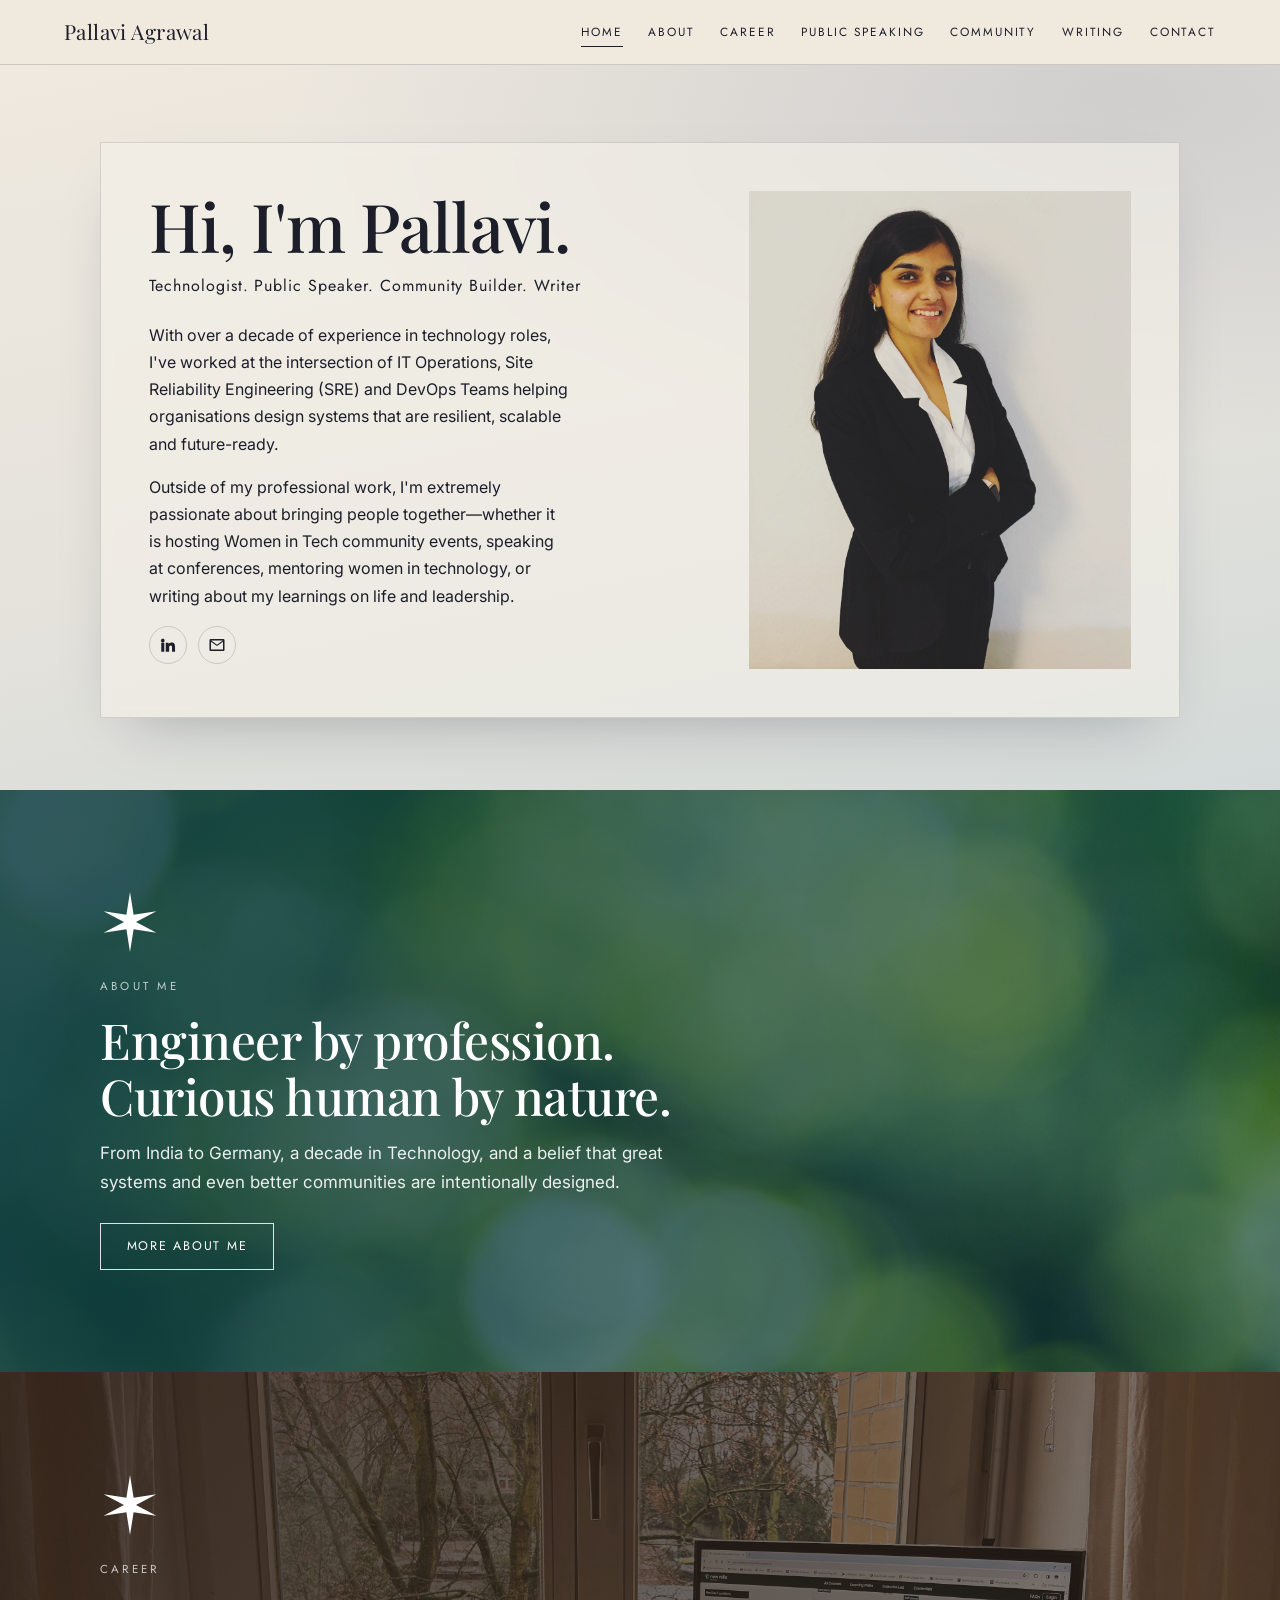
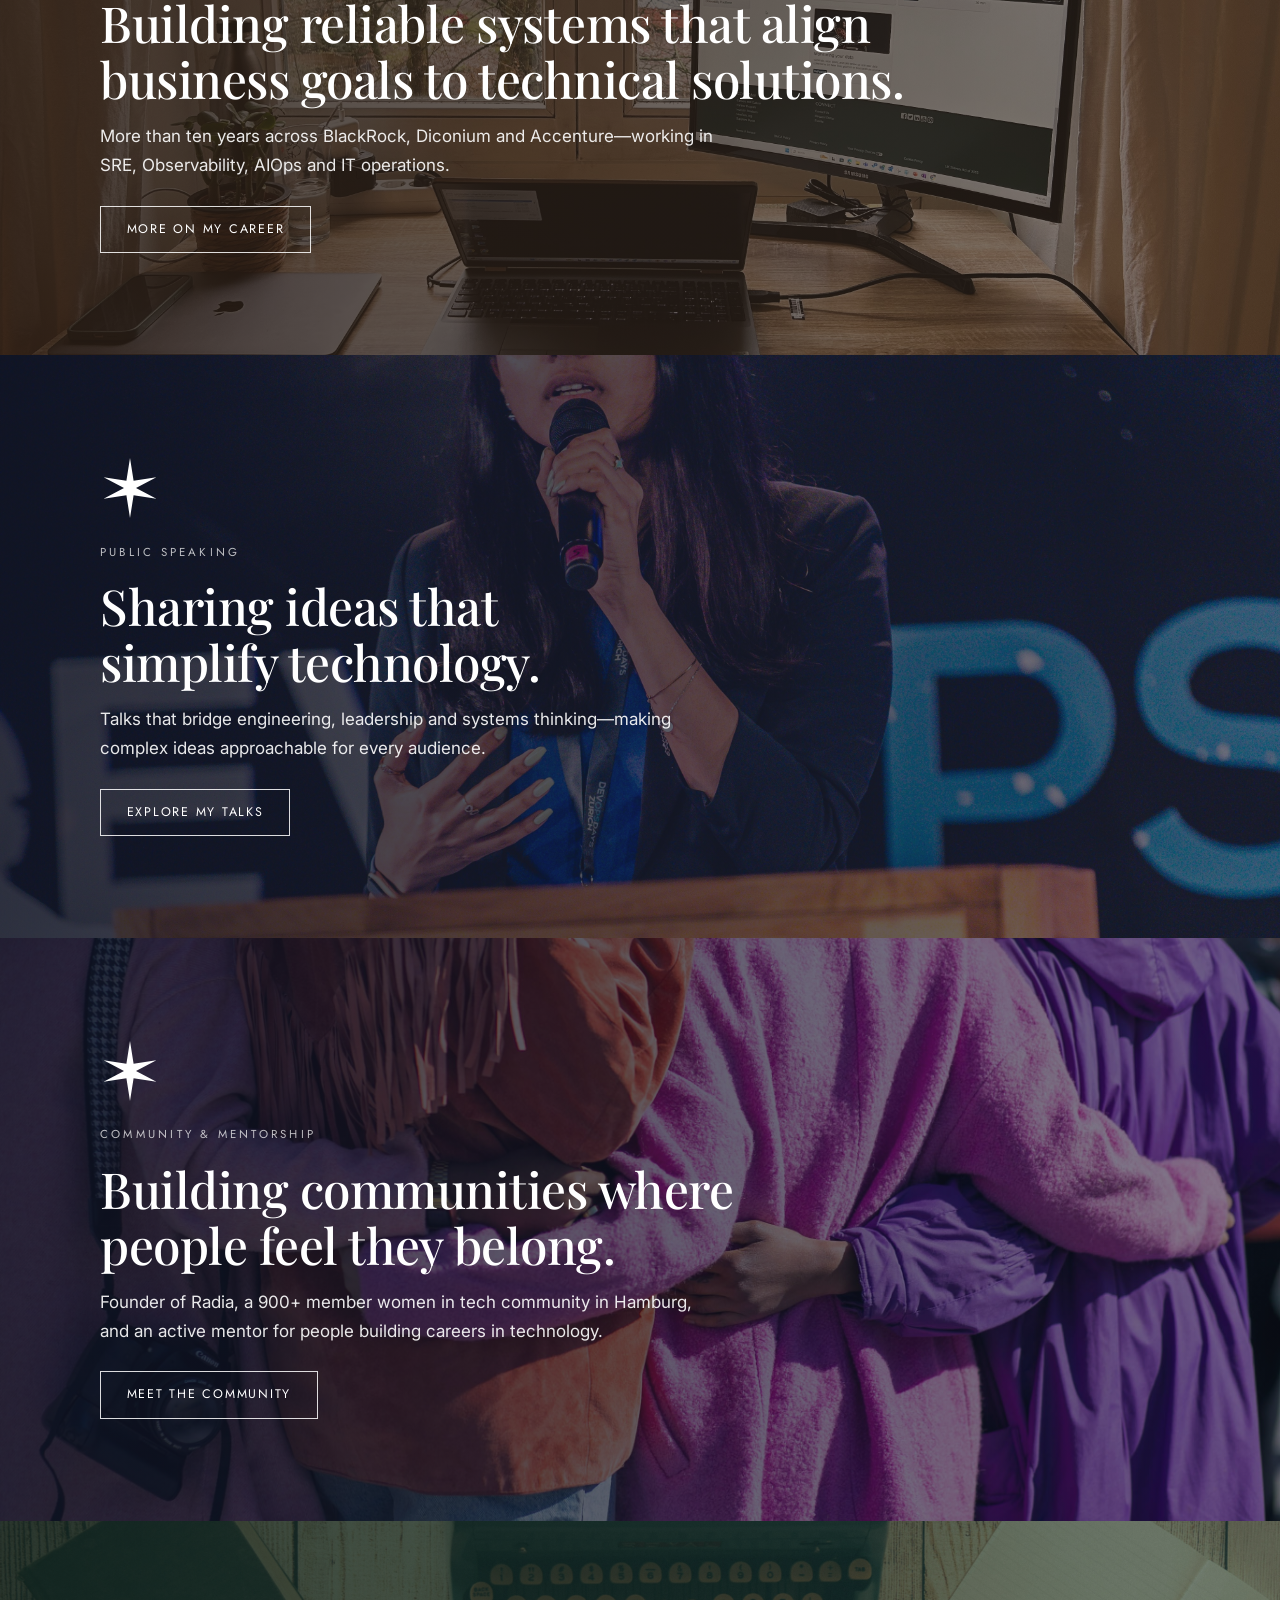
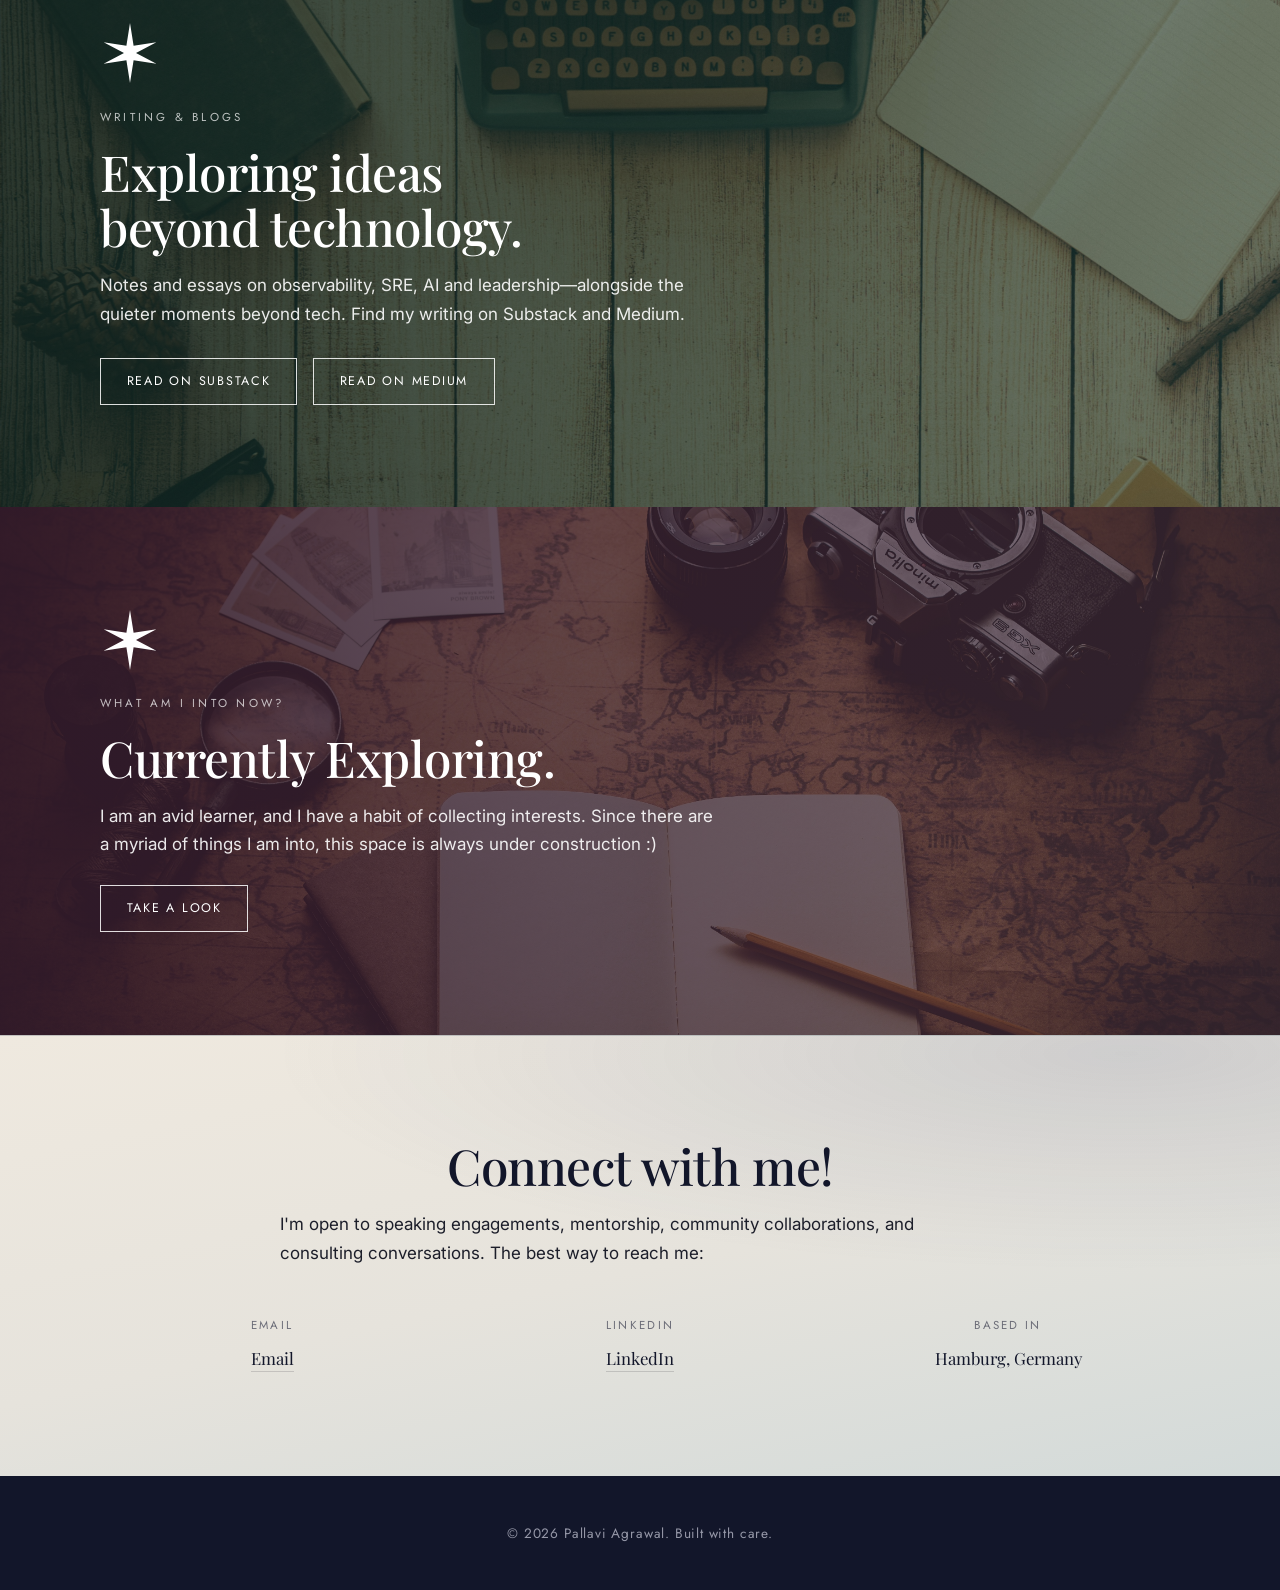
<file: index.html>
<!DOCTYPE html>
<html lang="en">
<head>
  <meta charset="UTF-8" />
  <meta name="viewport" content="width=device-width, initial-scale=1.0" />
  <title>Pallavi Agrawal — Technologist, Public Speaker, Community Builder & Writer</title>
  <meta name="description" content="Personal site of Pallavi Agrawal — Technologist, Public Speaker, Community Builder and Writer." />
  <meta property="og:title" content="Pallavi Agrawal — Technologist, Public Speaker, Community Builder & Writer" />
  <meta property="og:description" content="Connecting Engineering, Strategy and People." />
  <meta property="og:type" content="website" />
  <link rel="preconnect" href="https://fonts.googleapis.com" />
  <link rel="preconnect" href="https://fonts.gstatic.com" crossorigin />
  <link href="https://fonts.googleapis.com/css2?family=Playfair+Display:ital,wght@0,400;0,500;0,600;1,400&family=Jost:wght@400;500&family=Inter:wght@400;500;600&display=swap" rel="stylesheet" />
  <link rel="stylesheet" href="styles.css" />
</head>
<body>

  <header class="nav" id="top">
    <a href="index.html" class="nav__brand">Pallavi Agrawal</a>
    <button class="nav__toggle" aria-label="Toggle menu" aria-expanded="false">
      <span></span><span></span><span></span>
    </button>
    <nav class="nav__links">
      <a href="index.html" class="is-active">Home</a>
      <a href="about.html">About</a>
      <a href="career.html">Career</a>
      <a href="speaking.html">Public Speaking</a>
      <a href="community.html">Community</a>
      <a href="index.html#writing">Writing</a>
      <a href="index.html#contact">Contact</a>
    </nav>
  </header>

  <main>

    <!-- ===== HERO ===== -->
    <section class="hero" id="home">
      <div class="hero__frame hero__frame--tall">
        <div class="hero__text">
          <h1 class="hero__name">Hi, I'm Pallavi.</h1>
          <p class="hero__tagline">Technologist. Public Speaker. Community Builder. Writer</p>
          <p class="hero__body">
            With over a decade of experience in technology roles, I've worked at the intersection
            of IT Operations, Site Reliability Engineering (SRE) and DevOps Teams helping
            organisations design systems that are resilient, scalable and future-ready.
          </p>
          <p class="hero__body">
            Outside of my professional work, I'm extremely passionate about bringing people
            together—whether it is hosting Women in Tech community events, speaking at conferences,
            mentoring women in technology, or writing about my learnings on life and leadership.
          </p>
          <div class="social" aria-label="Social links">
            <a href="https://www.linkedin.com/in/agrawalpallavi/" target="_blank" rel="noopener" aria-label="LinkedIn" class="social__link">
              <svg viewBox="0 0 24 24" width="18" height="18" fill="currentColor"><path d="M4.98 3.5A2.5 2.5 0 1 0 5 8.5a2.5 2.5 0 0 0-.02-5zM3 9h4v12H3zM9 9h3.8v1.7h.05c.53-1 1.83-2.06 3.77-2.06 4.03 0 4.78 2.65 4.78 6.1V21h-4v-5.4c0-1.3 0-2.96-1.8-2.96s-2.08 1.4-2.08 2.86V21H9z"/></svg>
            </a>
            <a href="mailto:pallavi.61093@gmail.com" aria-label="Email" class="social__link">
              <svg viewBox="0 0 24 24" width="18" height="18" fill="currentColor"><path d="M2 5.5A1.5 1.5 0 0 1 3.5 4h17A1.5 1.5 0 0 1 22 5.5v13A1.5 1.5 0 0 1 20.5 20h-17A1.5 1.5 0 0 1 2 18.5zm2.2.5 7.8 5.6L19.8 6zM20 7.6l-7.4 5.3a1 1 0 0 1-1.2 0L4 7.6V18h16z"/></svg>
            </a>
          </div>
        </div>
        <div class="hero__photo">
          <img src="assets/pallavi.jpg" alt="Portrait of Pallavi Agrawal" onerror="this.classList.add('is-placeholder');this.alt='Add your photo at assets/pallavi.jpg';" />
        </div>
      </div>
    </section>

    <!-- ===== ABOUT preview ===== -->
    <section class="band preview preview--about">
      <div class="band__inner">
        <div class="starburst" aria-hidden="true">
          <svg viewBox="0 0 100 100" width="60" height="60"><g fill="currentColor"><path d="M50 0l6 38 38-6-34 18 34 18-38-6-6 38-6-38-38 6 34-18-34-18 38 6z"/></g></svg>
        </div>
        <p class="eyebrow eyebrow--light">About Me</p>
        <h2 class="display">Engineer by profession.<br />Curious human by nature.</h2>
        <p class="preview__text">
          From India to Germany, a decade in Technology, and a belief that great systems
          and even better communities are intentionally designed.
        </p>
        <a class="btn" href="about.html">More about me</a>
      </div>
    </section>

    <!-- ===== CAREER preview ===== -->
    <section class="band preview preview--career">
      <div class="band__inner">
        <div class="starburst" aria-hidden="true">
          <svg viewBox="0 0 100 100" width="60" height="60"><g fill="currentColor"><path d="M50 0l6 38 38-6-34 18 34 18-38-6-6 38-6-38-38 6 34-18-34-18 38 6z"/></g></svg>
        </div>
        <p class="eyebrow eyebrow--light">Career</p>
        <h2 class="display">Building reliable systems that align<br />business goals to technical solutions.</h2>
        <p class="preview__text">
          More than ten years across BlackRock, Diconium and Accenture—working in SRE,
          Observability, AIOps and IT operations.
        </p>
        <a class="btn" href="career.html">More on my career</a>
      </div>
    </section>

    <!-- ===== SPEAKING preview ===== -->
    <section class="band preview preview--speaking">
      <div class="band__inner">
        <div class="starburst" aria-hidden="true">
          <svg viewBox="0 0 100 100" width="60" height="60"><g fill="currentColor"><path d="M50 0l6 38 38-6-34 18 34 18-38-6-6 38-6-38-38 6 34-18-34-18 38 6z"/></g></svg>
        </div>
        <p class="eyebrow eyebrow--light">Public Speaking</p>
        <h2 class="display">Sharing ideas that<br />simplify technology.</h2>
        <p class="preview__text">
          Talks that bridge engineering, leadership and systems thinking—making complex
          ideas approachable for every audience.
        </p>
        <a class="btn" href="speaking.html">Explore my talks</a>
      </div>
    </section>

    <!-- ===== COMMUNITY preview ===== -->
    <section class="band preview preview--community">
      <div class="band__inner">
        <div class="starburst" aria-hidden="true">
          <svg viewBox="0 0 100 100" width="60" height="60"><g fill="currentColor"><path d="M50 0l6 38 38-6-34 18 34 18-38-6-6 38-6-38-38 6 34-18-34-18 38 6z"/></g></svg>
        </div>
        <p class="eyebrow eyebrow--light">Community &amp; Mentorship</p>
        <h2 class="display">Building communities where<br />people feel they belong.</h2>
        <p class="preview__text">
          Founder of Radia, a 900+ member women in tech community in Hamburg, and an active
          mentor for people building careers in technology.
        </p>
        <a class="btn" href="community.html">Meet the community</a>
      </div>
    </section>

    <!-- ===== WRITING preview ===== -->
    <section class="band preview preview--writing" id="writing">
      <div class="band__inner">
        <div class="starburst" aria-hidden="true">
          <svg viewBox="0 0 100 100" width="60" height="60"><g fill="currentColor"><path d="M50 0l6 38 38-6-34 18 34 18-38-6-6 38-6-38-38 6 34-18-34-18 38 6z"/></g></svg>
        </div>
        <p class="eyebrow eyebrow--light">Writing &amp; Blogs</p>
        <h2 class="display">Exploring ideas<br />beyond technology.</h2>
        <p class="preview__text">
          Notes and essays on observability, SRE, AI and leadership—alongside the quieter
          moments beyond tech. Find my writing on Substack and Medium.
        </p>
        <div class="btn-row">
          <a class="btn" href="https://substack.com/@pallavi464969" target="_blank" rel="noopener">Read on Substack</a>
          <a class="btn" href="https://medium.com/@pallavi.agrawal06" target="_blank" rel="noopener">Read on Medium</a>
        </div>
      </div>
    </section>

    <!-- ===== CURRENTLY EXPLORING ===== -->
    <section class="band preview preview--exploring" id="exploring">
      <div class="band__inner">
        <div class="starburst" aria-hidden="true">
          <svg viewBox="0 0 100 100" width="60" height="60"><g fill="currentColor"><path d="M50 0l6 38 38-6-34 18 34 18-38-6-6 38-6-38-38 6 34-18-34-18 38 6z"/></g></svg>
        </div>
        <p class="eyebrow eyebrow--light">What am I into now?</p>
        <h2 class="display">Currently Exploring.</h2>
        <p class="preview__text">
          I am an avid learner, and I have a habit of collecting interests. Since there are a myriad
          of things I am into, this space is always under construction :)
        </p>
        <a class="btn" href="exploring.html">Take a look</a>
      </div>
    </section>

    <!-- ===== CONTACT ===== -->
    <section class="band band--blue contact" id="contact">
      <div class="band__inner">
        <h2 class="display center contact__title">Connect with me!</h2>
        <p class="prose center-prose">
          I'm open to speaking engagements, mentorship, community collaborations, and
          consulting conversations. The best way to reach me:
        </p>
        <div class="contact__grid">
          <div class="contact__col">
            <p class="contact__label">Email</p>
            <a href="mailto:pallavi.61093@gmail.com" class="contact__value">Email</a>
          </div>
          <div class="contact__col">
            <p class="contact__label">LinkedIn</p>
            <a href="https://www.linkedin.com/in/agrawalpallavi/" target="_blank" rel="noopener" class="contact__value">LinkedIn</a>
          </div>
          <div class="contact__col">
            <p class="contact__label">Based in</p>
            <span class="contact__value contact__value--plain">Hamburg, Germany</span>
          </div>
        </div>
      </div>
    </section>
  </main>

  <footer class="footer">
    <p>&copy; <span id="year"></span> Pallavi Agrawal. Built with care.</p>
  </footer>

  <script src="script.js"></script>
</body>
</html>
</file>
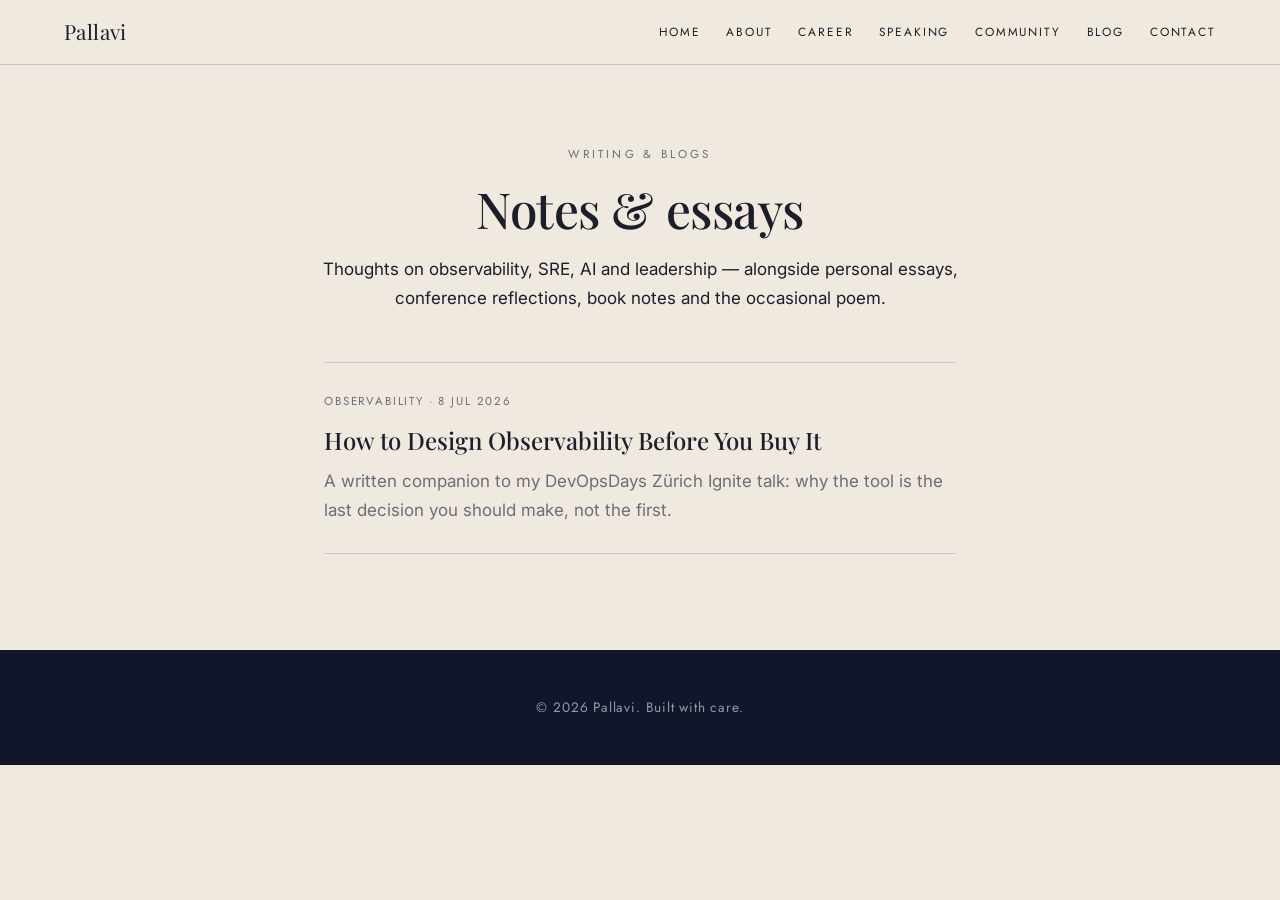
<file: blog/index.html>
<!DOCTYPE html>
<html lang="en">
<head>
  <meta charset="UTF-8" />
  <meta name="viewport" content="width=device-width, initial-scale=1.0" />
  <title>Blog — Pallavi</title>
  <meta name="description" content="Writing by Pallavi on observability, SRE, AI, leadership, and life beyond technology." />
  <link rel="preconnect" href="https://fonts.googleapis.com" />
  <link rel="preconnect" href="https://fonts.gstatic.com" crossorigin />
  <link href="https://fonts.googleapis.com/css2?family=Playfair+Display:ital,wght@0,400;0,500;0,600;1,400&family=Jost:wght@400;500&family=Inter:wght@400;500;600&display=swap" rel="stylesheet" />
  <link rel="stylesheet" href="../styles.css" />
</head>
<body>
  <header class="nav" id="top">
    <a href="../index.html" class="nav__brand">Pallavi</a>
    <button class="nav__toggle" aria-label="Toggle menu" aria-expanded="false">
      <span></span><span></span><span></span>
    </button>
    <nav class="nav__links">
      <a href="../index.html#home">Home</a>
      <a href="../index.html#about">About</a>
      <a href="../index.html#career">Career</a>
      <a href="../index.html#speaking">Speaking</a>
      <a href="../index.html#community">Community</a>
      <a href="index.html">Blog</a>
      <a href="../index.html#contact">Contact</a>
    </nav>
  </header>

  <main>
    <section class="blog-hero">
      <p class="eyebrow">Writing &amp; Blogs</p>
      <h1 class="display">Notes &amp; essays</h1>
      <p class="center-prose prose">
        Thoughts on observability, SRE, AI and leadership — alongside personal essays,
        conference reflections, book notes and the occasional poem.
      </p>
    </section>

    <!-- To add a new post: copy blog/posts/_template.html, fill it in,
         then add a matching <a class="post-card"> entry below. -->
    <div class="blog-list">
      <a class="post-card" href="posts/design-observability-before-you-buy.html">
        <p class="post-card__meta">Observability &middot; 8 Jul 2026</p>
        <h2 class="post-card__title">How to Design Observability Before You Buy It</h2>
        <p class="post-card__excerpt">
          A written companion to my DevOpsDays Zürich Ignite talk: why the tool is the last
          decision you should make, not the first.
        </p>
      </a>
    </div>
  </main>

  <footer class="footer">
    <p>&copy; <span id="year"></span> Pallavi. Built with care.</p>
  </footer>

  <script src="../script.js"></script>
</body>
</html>
</file>
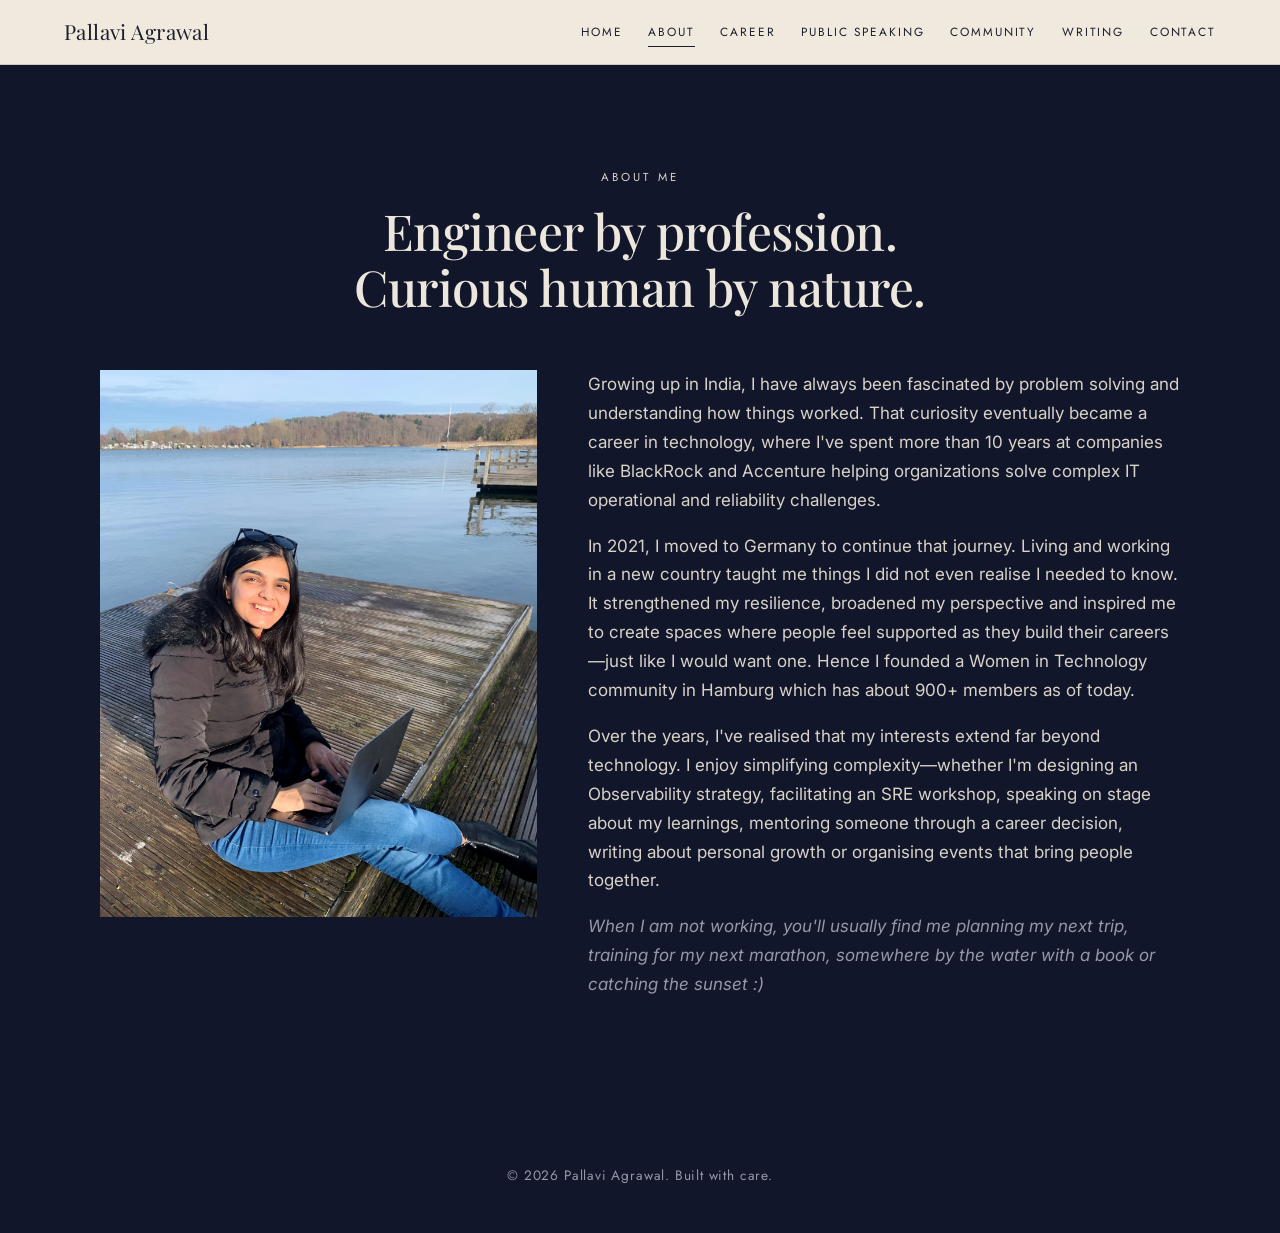
<file: about.html>
<!DOCTYPE html>
<html lang="en">
<head>
  <meta charset="UTF-8" />
  <meta name="viewport" content="width=device-width, initial-scale=1.0" />
  <title>About — Pallavi Agrawal</title>
  <meta name="description" content="About Pallavi Agrawal — from India to Germany, a decade in technology, and building communities where people feel they belong." />
  <link rel="preconnect" href="https://fonts.googleapis.com" />
  <link rel="preconnect" href="https://fonts.gstatic.com" crossorigin />
  <link href="https://fonts.googleapis.com/css2?family=Playfair+Display:ital,wght@0,400;0,500;0,600;1,400&family=Jost:wght@400;500&family=Inter:wght@400;500;600&display=swap" rel="stylesheet" />
  <link rel="stylesheet" href="styles.css" />
</head>
<body>

  <header class="nav" id="top">
    <a href="index.html" class="nav__brand">Pallavi Agrawal</a>
    <button class="nav__toggle" aria-label="Toggle menu" aria-expanded="false">
      <span></span><span></span><span></span>
    </button>
    <nav class="nav__links">
      <a href="index.html">Home</a>
      <a href="about.html" class="is-active">About</a>
      <a href="career.html">Career</a>
      <a href="speaking.html">Public Speaking</a>
      <a href="community.html">Community</a>
      <a href="index.html#writing">Writing</a>
      <a href="index.html#contact">Contact</a>
    </nav>
  </header>

  <main>
    <section class="band band--dark">
      <div class="band__inner">
        <p class="eyebrow eyebrow--light center">About Me</p>
        <h1 class="display center">Engineer by profession.<br />Curious human by nature.</h1>

        <div class="feature feature--top">
          <figure class="feature__photo">
            <img src="assets/pallavi-water.jpg" alt="Pallavi sitting by the water with a laptop" onerror="this.classList.add('is-placeholder');this.alt='Add your photo at assets/pallavi-water.jpg';" />
          </figure>
          <div class="feature__body">
            <p>
              Growing up in India, I have always been fascinated by problem solving and understanding
              how things worked. That curiosity eventually became a career in technology, where I've
              spent more than 10 years at companies like BlackRock and Accenture helping organizations
              solve complex IT operational and reliability challenges.
            </p>
            <p>
              In 2021, I moved to Germany to continue that journey. Living and working in a new country
              taught me things I did not even realise I needed to know. It strengthened my resilience,
              broadened my perspective and inspired me to create spaces where people feel supported as
              they build their careers—just like I would want one. Hence I founded a Women in Technology
              community in Hamburg which has about 900+ members as of today.
            </p>
            <p>
              Over the years, I've realised that my interests extend far beyond technology. I enjoy
              simplifying complexity—whether I'm designing an Observability strategy, facilitating an
              SRE workshop, speaking on stage about my learnings, mentoring someone through a career
              decision, writing about personal growth or organising events that bring people together.
            </p>
            <p class="about__closing">
              When I am not working, you'll usually find me planning my next trip, training for my next
              marathon, somewhere by the water with a book or catching the sunset :)
            </p>
          </div>
        </div>
      </div>
    </section>
  </main>

  <footer class="footer">
    <p>&copy; <span id="year"></span> Pallavi Agrawal. Built with care.</p>
  </footer>

  <script src="script.js"></script>
</body>
</html>
</file>
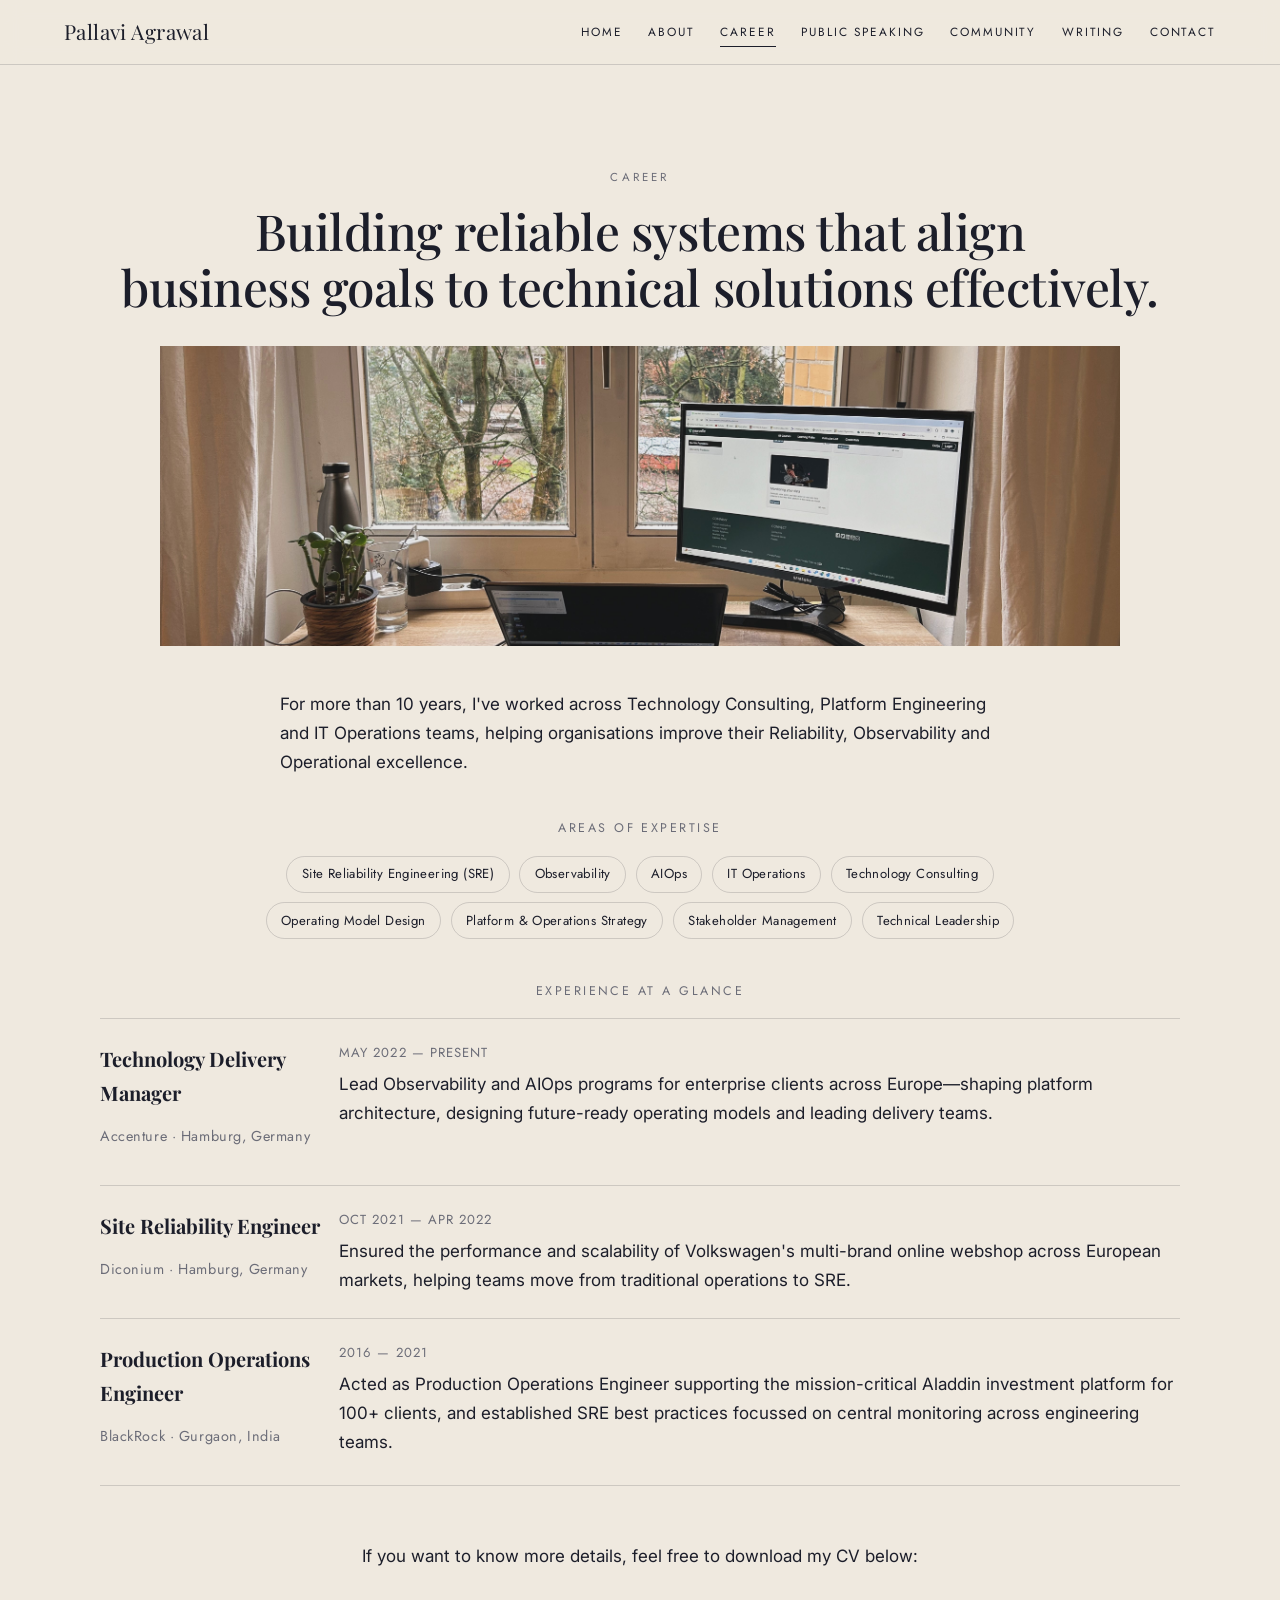
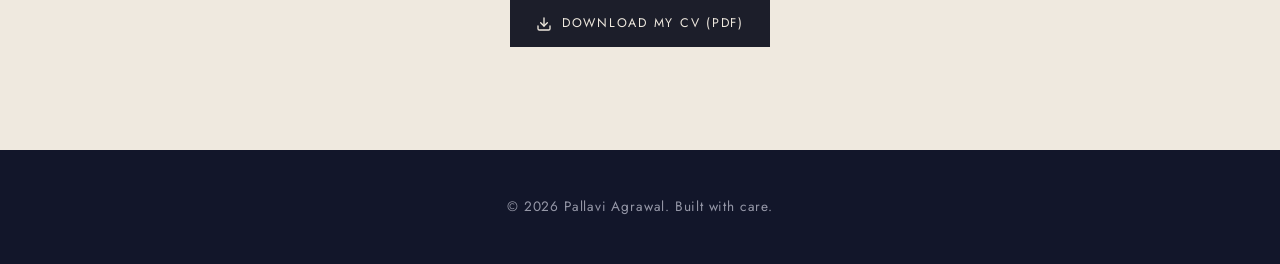
<file: career.html>
<!DOCTYPE html>
<html lang="en">
<head>
  <meta charset="UTF-8" />
  <meta name="viewport" content="width=device-width, initial-scale=1.0" />
  <title>Career — Pallavi Agrawal</title>
  <meta name="description" content="Career of Pallavi Agrawal — a decade across BlackRock, Diconium and Accenture in SRE, Observability, AIOps and IT operations." />
  <link rel="preconnect" href="https://fonts.googleapis.com" />
  <link rel="preconnect" href="https://fonts.gstatic.com" crossorigin />
  <link href="https://fonts.googleapis.com/css2?family=Playfair+Display:ital,wght@0,400;0,500;0,600;1,400&family=Jost:wght@400;500&family=Inter:wght@400;500;600&display=swap" rel="stylesheet" />
  <link rel="stylesheet" href="styles.css" />
</head>
<body>

  <header class="nav" id="top">
    <a href="index.html" class="nav__brand">Pallavi Agrawal</a>
    <button class="nav__toggle" aria-label="Toggle menu" aria-expanded="false">
      <span></span><span></span><span></span>
    </button>
    <nav class="nav__links">
      <a href="index.html">Home</a>
      <a href="about.html">About</a>
      <a href="career.html" class="is-active">Career</a>
      <a href="speaking.html">Public Speaking</a>
      <a href="community.html">Community</a>
      <a href="index.html#writing">Writing</a>
      <a href="index.html#contact">Contact</a>
    </nav>
  </header>

  <main>
    <section class="band band--light">
      <div class="band__inner">
        <p class="eyebrow center">Career</p>
        <h1 class="display center">Building reliable systems that align<br />business goals to technical solutions effectively.</h1>

        <figure class="career__photo">
          <img src="assets/career.jpg" alt="Pallavi Agrawal" />
        </figure>

        <div class="prose center-prose">
          <p>
            For more than 10 years, I've worked across Technology Consulting, Platform Engineering
            and IT Operations teams, helping organisations improve their Reliability, Observability
            and Operational excellence.
          </p>
        </div>

        <p class="subhead center">Areas of expertise</p>
        <ul class="chips center-chips">
          <li>Site Reliability Engineering (SRE)</li>
          <li>Observability</li>
          <li>AIOps</li>
          <li>IT Operations</li>
          <li>Technology Consulting</li>
          <li>Operating Model Design</li>
          <li>Platform &amp; Operations Strategy</li>
          <li>Stakeholder Management</li>
          <li>Technical Leadership</li>
        </ul>

        <p class="subhead center">Experience at a glance</p>
        <ol class="timeline timeline--summary">
          <li class="timeline__item">
            <div>
              <h3 class="timeline__role">Technology Delivery Manager</h3>
              <p class="timeline__org">Accenture &middot; Hamburg, Germany</p>
            </div>
            <div>
              <div class="timeline__when">May 2022 — Present</div>
              <p class="timeline__desc">
                Lead Observability and AIOps programs for enterprise clients across Europe—shaping
                platform architecture, designing future-ready operating models and leading delivery
                teams.
              </p>
            </div>
          </li>
          <li class="timeline__item">
            <div>
              <h3 class="timeline__role">Site Reliability Engineer</h3>
              <p class="timeline__org">Diconium &middot; Hamburg, Germany</p>
            </div>
            <div>
              <div class="timeline__when">Oct 2021 — Apr 2022</div>
              <p class="timeline__desc">
                Ensured the performance and scalability of Volkswagen's multi-brand online webshop
                across European markets, helping teams move from traditional operations to SRE.
              </p>
            </div>
          </li>
          <li class="timeline__item">
            <div>
              <h3 class="timeline__role">Production Operations Engineer</h3>
              <p class="timeline__org">BlackRock &middot; Gurgaon, India</p>
            </div>
            <div>
              <div class="timeline__when">2016 — 2021</div>
              <p class="timeline__desc">
                Acted as Production Operations Engineer supporting the mission-critical Aladdin
                investment platform for 100+ clients, and established SRE best practices focussed on
                central monitoring across engineering teams.
              </p>
            </div>
          </li>
        </ol>

        <div class="prose career__outro">
          <p class="center">If you want to know more details, feel free to download my CV below:</p>
        </div>

        <div class="cv-download">
          <a class="btn btn--download" href="assets/Pallavi-Agrawal-CV.pdf" download>
            <svg viewBox="0 0 24 24" width="16" height="16" fill="none" stroke="currentColor" stroke-width="2" stroke-linecap="round" stroke-linejoin="round" aria-hidden="true"><path d="M21 15v4a2 2 0 0 1-2 2H5a2 2 0 0 1-2-2v-4"/><polyline points="7 10 12 15 17 10"/><line x1="12" y1="15" x2="12" y2="3"/></svg>
            Download my CV (PDF)
          </a>
        </div>
      </div>
    </section>
  </main>

  <footer class="footer">
    <p>&copy; <span id="year"></span> Pallavi Agrawal. Built with care.</p>
  </footer>

  <script src="script.js"></script>
</body>
</html>
</file>
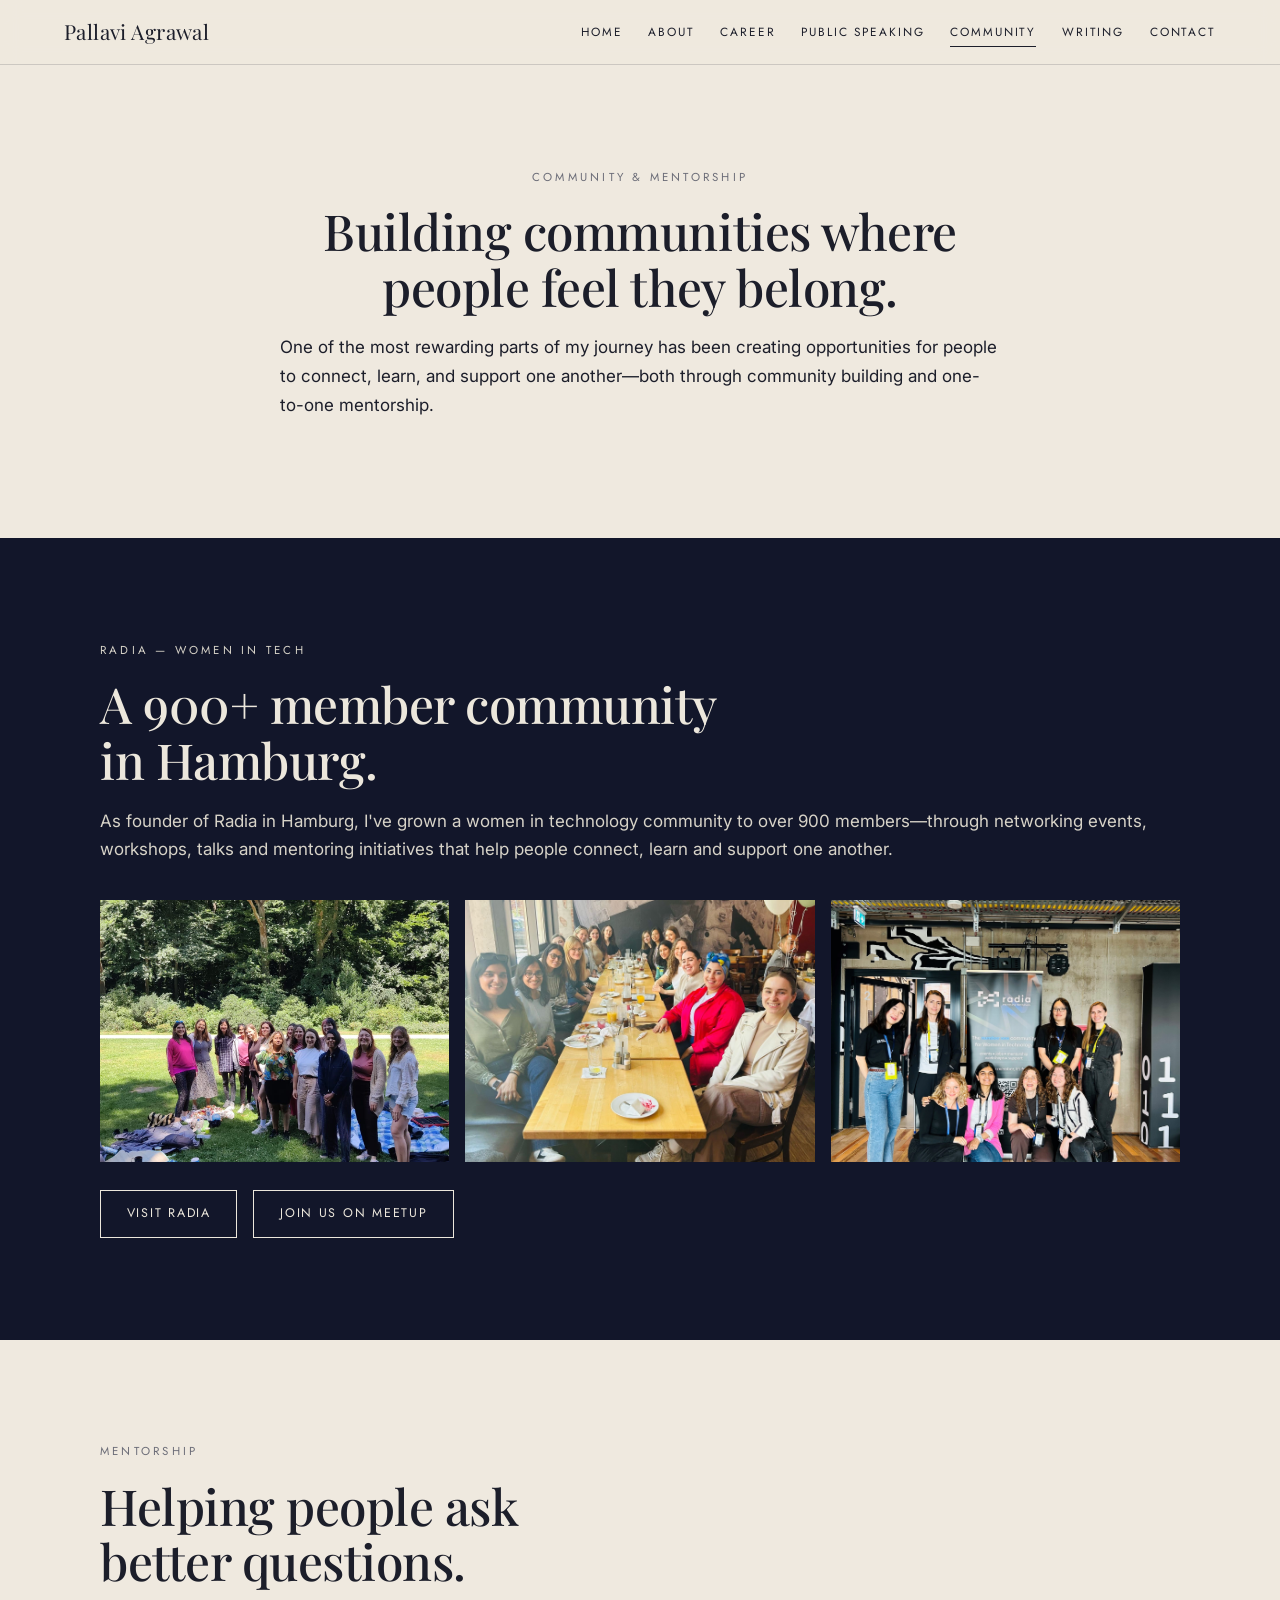
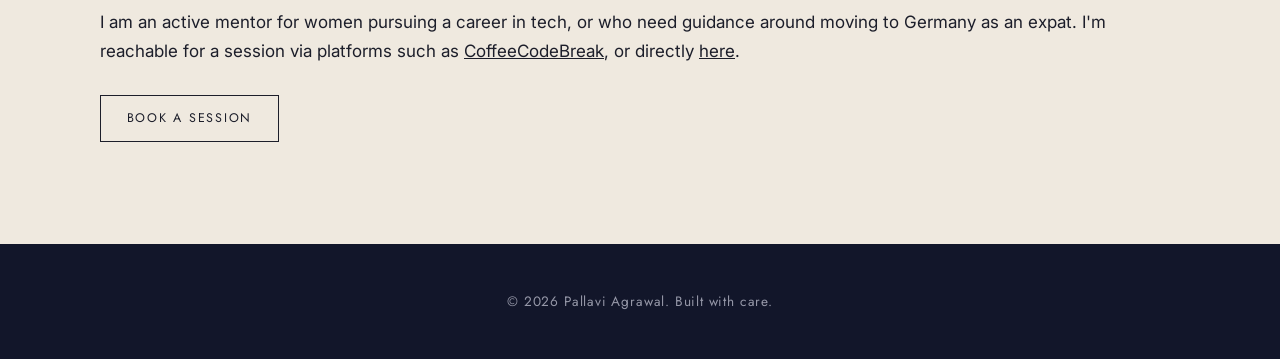
<file: community.html>
<!DOCTYPE html>
<html lang="en">
<head>
  <meta charset="UTF-8" />
  <meta name="viewport" content="width=device-width, initial-scale=1.0" />
  <title>Community & Mentorship — Pallavi Agrawal</title>
  <meta name="description" content="Community and mentorship work by Pallavi Agrawal — founder of Radia, a women in tech community in Hamburg, and an active mentor." />
  <link rel="preconnect" href="https://fonts.googleapis.com" />
  <link rel="preconnect" href="https://fonts.gstatic.com" crossorigin />
  <link href="https://fonts.googleapis.com/css2?family=Playfair+Display:ital,wght@0,400;0,500;0,600;1,400&family=Jost:wght@400;500&family=Inter:wght@400;500;600&display=swap" rel="stylesheet" />
  <link rel="stylesheet" href="styles.css" />
</head>
<body>

  <header class="nav" id="top">
    <a href="index.html" class="nav__brand">Pallavi Agrawal</a>
    <button class="nav__toggle" aria-label="Toggle menu" aria-expanded="false">
      <span></span><span></span><span></span>
    </button>
    <nav class="nav__links">
      <a href="index.html">Home</a>
      <a href="about.html">About</a>
      <a href="career.html">Career</a>
      <a href="speaking.html">Public Speaking</a>
      <a href="community.html" class="is-active">Community</a>
      <a href="index.html#writing">Writing</a>
      <a href="index.html#contact">Contact</a>
    </nav>
  </header>

  <main>
    <!-- Intro -->
    <section class="band band--light">
      <div class="band__inner">
        <p class="eyebrow center">Community &amp; Mentorship</p>
        <h1 class="display center">Building communities where<br />people feel they belong.</h1>
        <div class="prose center-prose">
          <p>
            One of the most rewarding parts of my journey has been creating opportunities for
            people to connect, learn, and support one another—both through community building
            and one-to-one mentorship.
          </p>
        </div>
      </div>
    </section>

    <!-- Radia -->
    <section class="band band--dark" id="radia">
      <div class="band__inner">
        <p class="eyebrow eyebrow--light">Radia — Women in Tech</p>
        <h2 class="display">A 900+ member community<br />in Hamburg.</h2>
        <p>
          As founder of Radia in Hamburg, I've grown a women in technology community to over
          900 members—through networking events, workshops, talks and mentoring initiatives
          that help people connect, learn and support one another.
        </p>

        <div class="community-gallery">
          <figure><img src="assets/radia-1.jpg" alt="Radia community event" onerror="this.classList.add('is-placeholder');this.alt='Add photo at assets/radia-1.jpg';" /></figure>
          <figure><img src="assets/radia-2.jpg" alt="Radia community event" onerror="this.classList.add('is-placeholder');this.alt='Add photo at assets/radia-2.jpg';" /></figure>
          <figure><img src="assets/radia-3.jpg" alt="Radia community event" onerror="this.classList.add('is-placeholder');this.alt='Add photo at assets/radia-3.jpg';" /></figure>
        </div>

        <div class="btn-row">
          <a class="btn" href="https://radianetwork.org/" target="_blank" rel="noopener">Visit Radia</a>
          <a class="btn" href="https://www.meetup.com/hamburg-radia-women-in-technology/" target="_blank" rel="noopener">Join us on Meetup</a>
        </div>
      </div>
    </section>

    <!-- Mentorship -->
    <section class="band band--light" id="mentorship">
      <div class="band__inner">
        <p class="eyebrow">Mentorship</p>
        <h2 class="display">Helping people ask<br />better questions.</h2>
        <p class="prose">
          I am an active mentor for women pursuing a career in tech, or who need guidance around
          moving to Germany as an expat. I'm reachable for a session via platforms such as
          <a href="https://coffeecodebreak.de/" target="_blank" rel="noopener">CoffeeCodeBreak</a>,
          or directly
          <a href="https://calendly.com/pallavi-agrawal06/30min" target="_blank" rel="noopener">here</a>.
        </p>
        <div class="btn-row">
          <a class="btn" href="https://calendly.com/pallavi-agrawal06/30min" target="_blank" rel="noopener">Book a session</a>
        </div>
      </div>
    </section>
  </main>

  <footer class="footer">
    <p>&copy; <span id="year"></span> Pallavi Agrawal. Built with care.</p>
  </footer>

  <script src="script.js"></script>
</body>
</html>
</file>
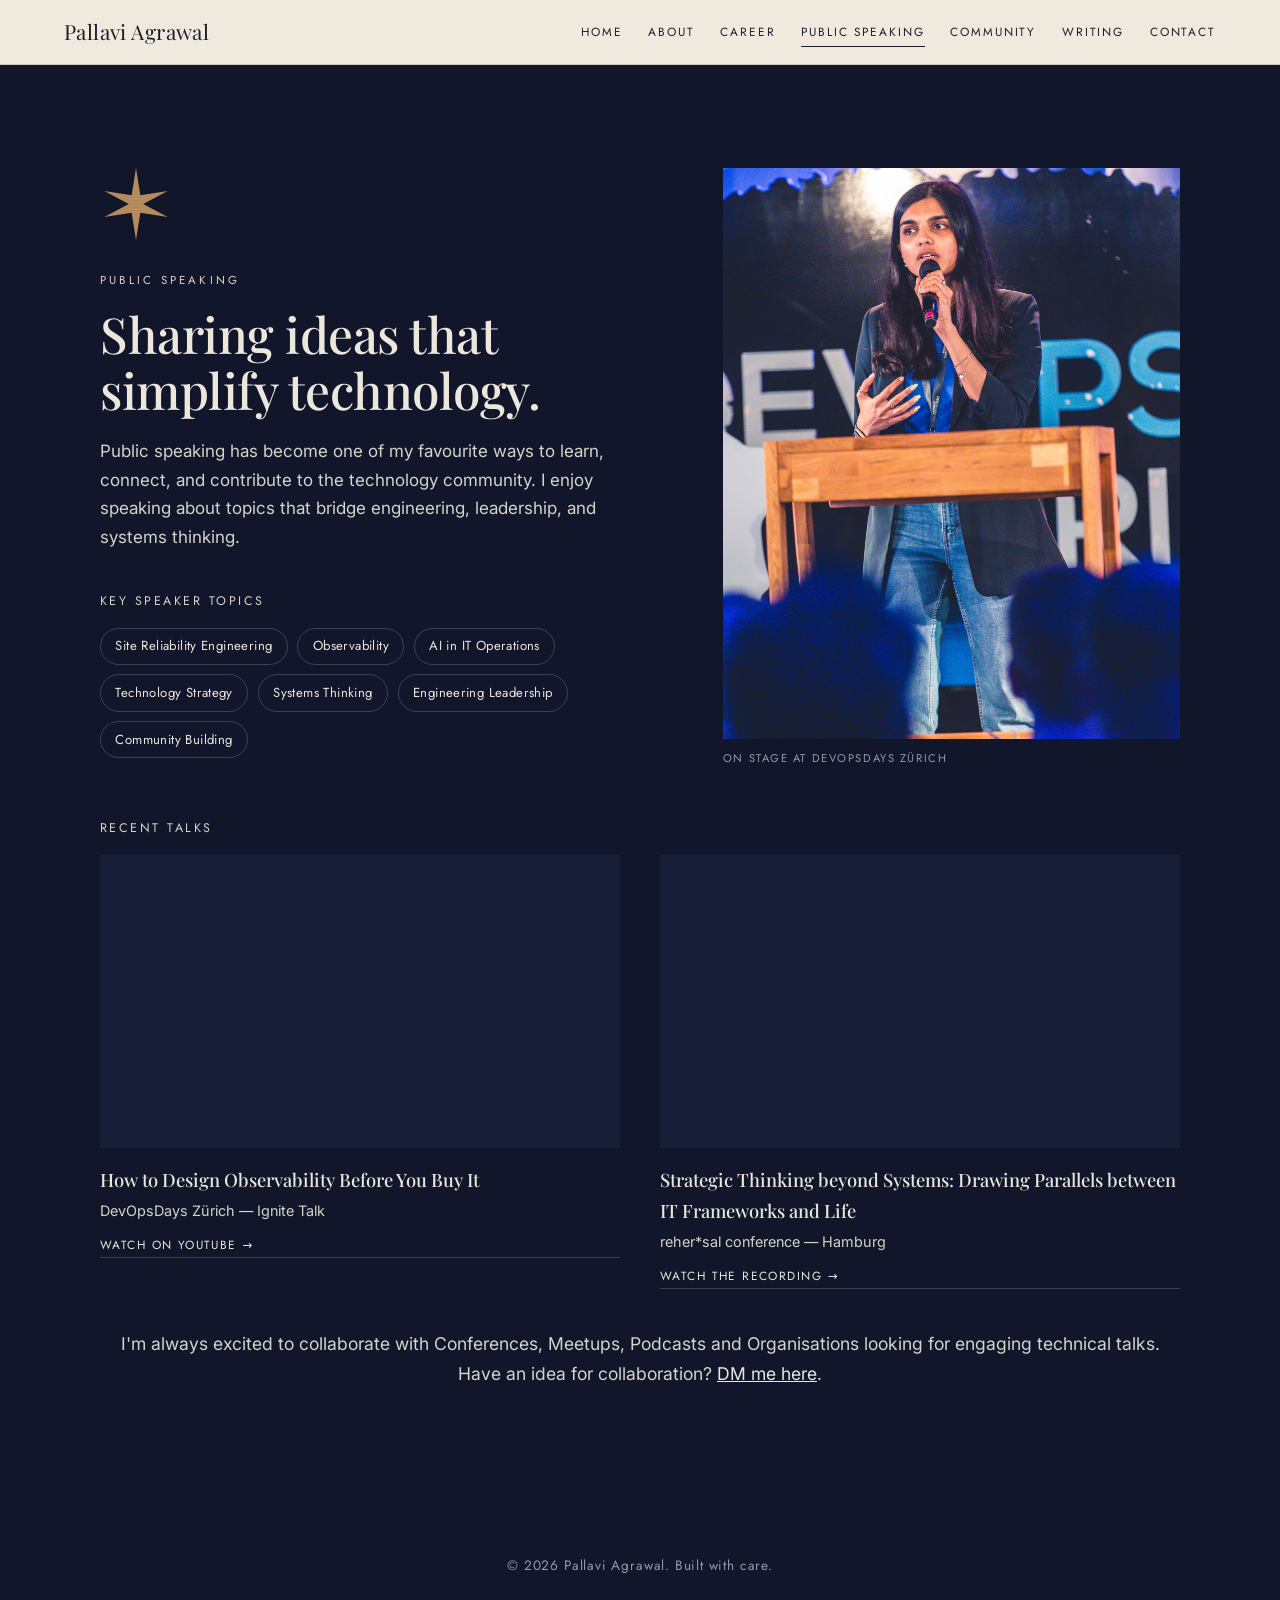
<file: speaking.html>
<!DOCTYPE html>
<html lang="en">
<head>
  <meta charset="UTF-8" />
  <meta name="viewport" content="width=device-width, initial-scale=1.0" />
  <title>Public Speaking — Pallavi Agrawal</title>
  <meta name="description" content="Public speaking by Pallavi Agrawal — talks on SRE, observability, AI in IT operations, systems thinking and engineering leadership." />
  <link rel="preconnect" href="https://fonts.googleapis.com" />
  <link rel="preconnect" href="https://fonts.gstatic.com" crossorigin />
  <link href="https://fonts.googleapis.com/css2?family=Playfair+Display:ital,wght@0,400;0,500;0,600;1,400&family=Jost:wght@400;500&family=Inter:wght@400;500;600&display=swap" rel="stylesheet" />
  <link rel="stylesheet" href="styles.css" />
</head>
<body>

  <header class="nav" id="top">
    <a href="index.html" class="nav__brand">Pallavi Agrawal</a>
    <button class="nav__toggle" aria-label="Toggle menu" aria-expanded="false">
      <span></span><span></span><span></span>
    </button>
    <nav class="nav__links">
      <a href="index.html">Home</a>
      <a href="about.html">About</a>
      <a href="career.html">Career</a>
      <a href="speaking.html" class="is-active">Public Speaking</a>
      <a href="community.html">Community</a>
      <a href="index.html#writing">Writing</a>
      <a href="index.html#contact">Contact</a>
    </nav>
  </header>

  <main>
    <section class="band band--dark">
      <div class="band__inner">
        <div class="split split--speaking">
          <div class="split__left">
            <div class="starburst" aria-hidden="true">
              <svg viewBox="0 0 100 100" width="72" height="72"><g fill="currentColor"><path d="M50 0l6 38 38-6-34 18 34 18-38-6-6 38-6-38-38 6 34-18-34-18 38 6z"/></g></svg>
            </div>
            <p class="eyebrow eyebrow--light">Public Speaking</p>
            <h1 class="display">Sharing ideas that<br />simplify technology.</h1>
            <p>
              Public speaking has become one of my favourite ways to learn, connect, and contribute
              to the technology community. I enjoy speaking about topics that bridge engineering,
              leadership, and systems thinking.
            </p>
            <p class="subhead subhead--light speaking__topics-label">Key speaker topics</p>
            <ul class="chips chips--light speaking__topics-chips">
              <li>Site Reliability Engineering</li>
              <li>Observability</li>
              <li>AI in IT Operations</li>
              <li>Technology Strategy</li>
              <li>Systems Thinking</li>
              <li>Engineering Leadership</li>
              <li>Community Building</li>
            </ul>
          </div>
          <div class="split__right">
            <figure class="speaking__photo">
              <img src="assets/pallavi-speaking.jpg" alt="Pallavi speaking on stage at DevOpsDays Zürich" onerror="this.classList.add('is-placeholder');this.alt='Add your conference photo at assets/pallavi-speaking.jpg';" />
              <figcaption>On stage at DevOpsDays Zürich</figcaption>
            </figure>
          </div>
        </div>

        <p class="subhead subhead--light talks-heading">Recent Talks</p>
        <div class="talks-grid">
          <article class="talk-card">
            <div class="video">
              <iframe src="https://www.youtube.com/embed/goWfM0IM-hs" title="How to Design Observability Before You Buy It — DevOpsDays Zürich" allow="accelerometer; autoplay; clipboard-write; encrypted-media; gyroscope; picture-in-picture; web-share" referrerpolicy="strict-origin-when-cross-origin" allowfullscreen loading="lazy"></iframe>
            </div>
            <h3 class="talk__title">How to Design Observability Before You Buy It</h3>
            <p class="talk__venue">DevOpsDays Zürich — Ignite Talk</p>
            <a class="talk__link" href="https://www.youtube.com/watch?v=goWfM0IM-hs&feature=youtu.be" target="_blank" rel="noopener">Watch on YouTube &rarr;</a>
          </article>
          <article class="talk-card">
            <div class="video">
              <iframe src="https://drive.google.com/file/d/1V0VElM70YrVD0jdvre12NFTemlY_t1kL/preview" title="Strategic Thinking beyond Systems — reher*sal conference Hamburg" allow="autoplay" allowfullscreen loading="lazy"></iframe>
            </div>
            <h3 class="talk__title">Strategic Thinking beyond Systems: Drawing Parallels between IT Frameworks and Life</h3>
            <p class="talk__venue">reher*sal conference — Hamburg</p>
            <a class="talk__link" href="https://drive.google.com/file/d/1V0VElM70YrVD0jdvre12NFTemlY_t1kL/view?usp=sharing" target="_blank" rel="noopener">Watch the recording &rarr;</a>
          </article>
        </div>

        <p class="talks-collab">
          I'm always excited to collaborate with Conferences, Meetups, Podcasts and Organisations
          looking for engaging technical talks. Have an idea for collaboration?
          <a href="mailto:pallavi.61093@gmail.com">DM me here</a>.
        </p>
      </div>
    </section>
  </main>

  <footer class="footer">
    <p>&copy; <span id="year"></span> Pallavi Agrawal. Built with care.</p>
  </footer>

  <script src="script.js"></script>
</body>
</html>
</file>
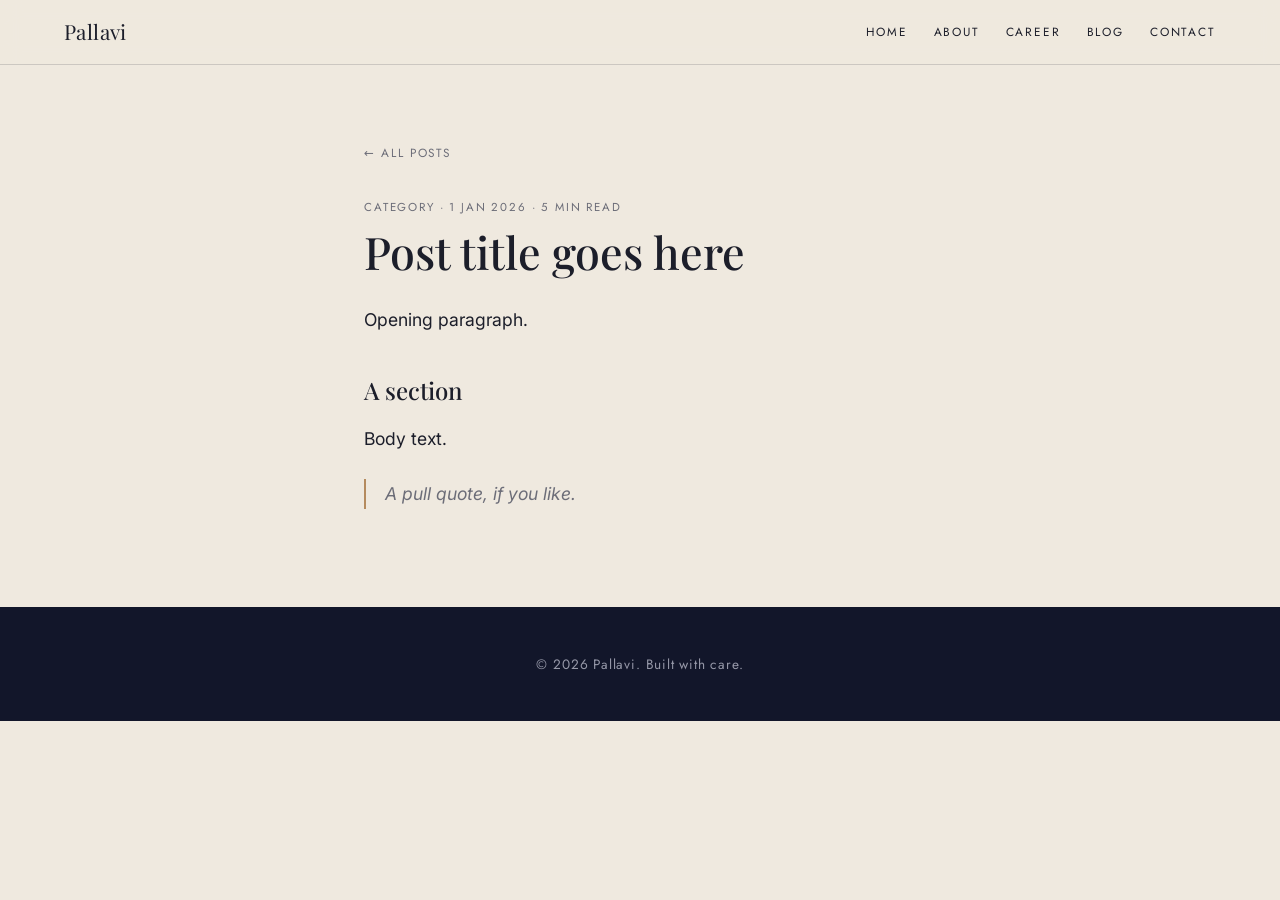
<file: blog/posts/_template.html>
<!DOCTYPE html>
<html lang="en">
<head>
  <meta charset="UTF-8" />
  <meta name="viewport" content="width=device-width, initial-scale=1.0" />
  <!-- CHANGE: title + description -->
  <title>POST TITLE — Pallavi</title>
  <meta name="description" content="One-line summary of the post." />
  <link rel="preconnect" href="https://fonts.googleapis.com" />
  <link rel="preconnect" href="https://fonts.gstatic.com" crossorigin />
  <link href="https://fonts.googleapis.com/css2?family=Playfair+Display:ital,wght@0,400;0,500;0,600;1,400&family=Jost:wght@400;500&family=Inter:wght@400;500;600&display=swap" rel="stylesheet" />
  <link rel="stylesheet" href="../../styles.css" />
</head>
<body>
  <header class="nav" id="top">
    <a href="../../index.html" class="nav__brand">Pallavi</a>
    <button class="nav__toggle" aria-label="Toggle menu" aria-expanded="false">
      <span></span><span></span><span></span>
    </button>
    <nav class="nav__links">
      <a href="../../index.html#home">Home</a>
      <a href="../../index.html#about">About</a>
      <a href="../../index.html#career">Career</a>
      <a href="../index.html">Blog</a>
      <a href="../../index.html#contact">Contact</a>
    </nav>
  </header>

  <main>
    <article class="article">
      <a href="../index.html" class="article__back">&larr; All posts</a>
      <!-- CHANGE: category · date · read time -->
      <p class="article__meta">Category &middot; 1 Jan 2026 &middot; 5 min read</p>
      <!-- CHANGE: headline -->
      <h1 class="article__title">Post title goes here</h1>
      <div class="article__body">
        <!-- CHANGE: write your post. Use <h2>, <p>, <blockquote>, <a> as needed. -->
        <p>Opening paragraph.</p>
        <h2>A section</h2>
        <p>Body text.</p>
        <blockquote>A pull quote, if you like.</blockquote>
      </div>
    </article>
  </main>

  <footer class="footer">
    <p>&copy; <span id="year"></span> Pallavi. Built with care.</p>
  </footer>

  <script src="../../script.js"></script>
</body>
</html>
</file>
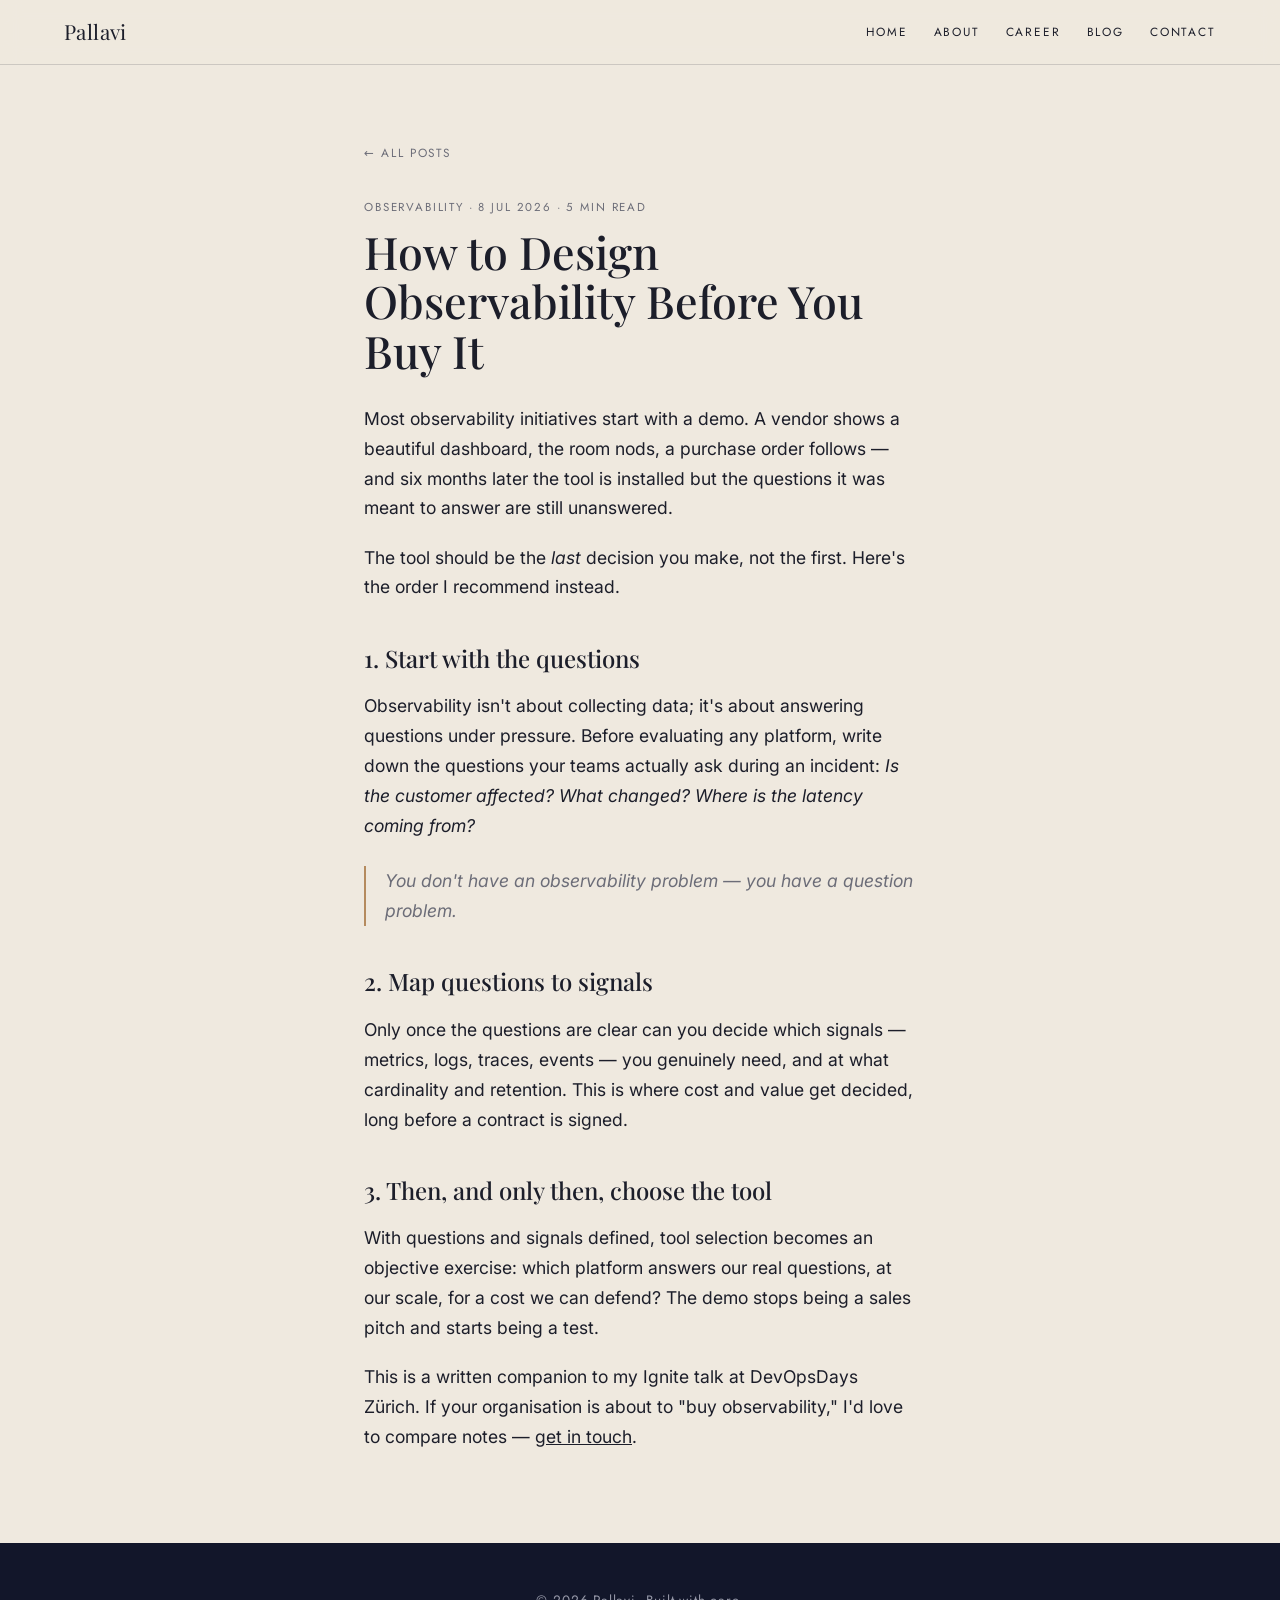
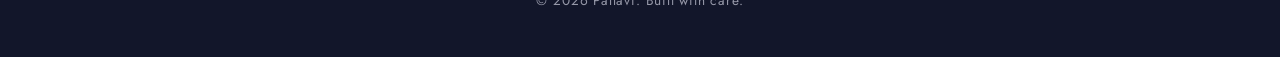
<file: blog/posts/design-observability-before-you-buy.html>
<!DOCTYPE html>
<html lang="en">
<head>
  <meta charset="UTF-8" />
  <meta name="viewport" content="width=device-width, initial-scale=1.0" />
  <title>How to Design Observability Before You Buy It — Pallavi</title>
  <meta name="description" content="Why the observability tool is the last decision you should make, not the first." />
  <link rel="preconnect" href="https://fonts.googleapis.com" />
  <link rel="preconnect" href="https://fonts.gstatic.com" crossorigin />
  <link href="https://fonts.googleapis.com/css2?family=Playfair+Display:ital,wght@0,400;0,500;0,600;1,400&family=Jost:wght@400;500&family=Inter:wght@400;500;600&display=swap" rel="stylesheet" />
  <link rel="stylesheet" href="../../styles.css" />
</head>
<body>
  <header class="nav" id="top">
    <a href="../../index.html" class="nav__brand">Pallavi</a>
    <button class="nav__toggle" aria-label="Toggle menu" aria-expanded="false">
      <span></span><span></span><span></span>
    </button>
    <nav class="nav__links">
      <a href="../../index.html#home">Home</a>
      <a href="../../index.html#about">About</a>
      <a href="../../index.html#career">Career</a>
      <a href="../index.html">Blog</a>
      <a href="../../index.html#contact">Contact</a>
    </nav>
  </header>

  <main>
    <article class="article">
      <a href="../index.html" class="article__back">&larr; All posts</a>
      <p class="article__meta">Observability &middot; 8 Jul 2026 &middot; 5 min read</p>
      <h1 class="article__title">How to Design Observability Before You Buy It</h1>
      <div class="article__body">
        <p>
          Most observability initiatives start with a demo. A vendor shows a beautiful dashboard,
          the room nods, a purchase order follows — and six months later the tool is installed but
          the questions it was meant to answer are still unanswered.
        </p>
        <p>
          The tool should be the <em>last</em> decision you make, not the first. Here's the order
          I recommend instead.
        </p>

        <h2>1. Start with the questions</h2>
        <p>
          Observability isn't about collecting data; it's about answering questions under pressure.
          Before evaluating any platform, write down the questions your teams actually ask during an
          incident: <em>Is the customer affected? What changed? Where is the latency coming from?</em>
        </p>

        <blockquote>
          You don't have an observability problem — you have a question problem.
        </blockquote>

        <h2>2. Map questions to signals</h2>
        <p>
          Only once the questions are clear can you decide which signals — metrics, logs, traces,
          events — you genuinely need, and at what cardinality and retention. This is where cost and
          value get decided, long before a contract is signed.
        </p>

        <h2>3. Then, and only then, choose the tool</h2>
        <p>
          With questions and signals defined, tool selection becomes an objective exercise: which
          platform answers our real questions, at our scale, for a cost we can defend? The demo stops
          being a sales pitch and starts being a test.
        </p>

        <p>
          This is a written companion to my Ignite talk at DevOpsDays Zürich. If your organisation is
          about to "buy observability," I'd love to compare notes —
          <a href="../../index.html#contact">get in touch</a>.
        </p>
      </div>
    </article>
  </main>

  <footer class="footer">
    <p>&copy; <span id="year"></span> Pallavi. Built with care.</p>
  </footer>

  <script src="../../script.js"></script>
</body>
</html>
</file>
<file: styles.css>
/* ===========================================================
   Pallavi — Portfolio
   Editorial theme: cream + deep navy, serif display + sans body
   =========================================================== */

:root {
  --cream: #efe9df;
  --cream-2: #e6ded1;
  --ink: #1c1e2a;
  --ink-soft: #55566280;
  --muted-light: #6c6d78;
  --navy: #12162a;
  --navy-2: #191e38;
  --on-dark: #ece7dc;
  --muted-dark: #9698a8;
  --line-light: rgba(28, 30, 42, 0.16);
  --line-dark: rgba(236, 231, 220, 0.2);
  --accent: #b58b5e;
  --blue: #2a3e6e;
  --on-blue: #e8edf7;

  --serif: "Playfair Display", Georgia, serif;
  --sans: "Inter", system-ui, -apple-system, sans-serif;
  --label: "Jost", system-ui, sans-serif;

  --maxw: 1080px;
  --pad: clamp(1.25rem, 5vw, 4rem);
}

* { box-sizing: border-box; }

html { scroll-behavior: smooth; scroll-padding-top: 72px; }

body {
  margin: 0;
  font-family: var(--sans);
  background: var(--cream);
  color: var(--ink);
  font-size: 17px;
  line-height: 1.7;
  -webkit-font-smoothing: antialiased;
}

img { max-width: 100%; display: block; }

a { color: inherit; }

/* ---------- Typography helpers ---------- */
.display {
  font-family: var(--serif);
  font-weight: 500;
  line-height: 1.12;
  letter-spacing: -0.01em;
  font-size: clamp(2rem, 4.4vw, 3.1rem);
  margin: 0 0 1.2rem;
}

.eyebrow {
  font-family: var(--label);
  text-transform: uppercase;
  letter-spacing: 0.28em;
  font-size: 0.72rem;
  color: var(--muted-light);
  margin: 0 0 1rem;
}
.eyebrow--light { color: var(--muted-dark); }

.subhead {
  font-family: var(--label);
  text-transform: uppercase;
  letter-spacing: 0.2em;
  font-size: 0.78rem;
  color: var(--muted-light);
  margin: 2.6rem 0 1rem;
}
.subhead--light { color: var(--muted-dark); }

.center { text-align: center; }
.center-prose { max-width: 720px; margin-left: auto; margin-right: auto; }
.prose p { margin: 0 0 1rem; }
.note { color: var(--muted-dark); font-size: 0.95rem; margin-top: 1.4rem; }

/* ---------- Nav ---------- */
.nav {
  position: sticky;
  top: 0;
  z-index: 50;
  display: flex;
  align-items: center;
  justify-content: space-between;
  padding: 0.9rem var(--pad);
  background: rgba(239, 233, 223, 0.85);
  backdrop-filter: blur(10px);
  border-bottom: 1px solid var(--line-light);
}
.nav__brand {
  font-family: var(--serif);
  font-size: 1.3rem;
  text-decoration: none;
  letter-spacing: 0.02em;
}
.nav__links { display: flex; gap: 1.6rem; }
.nav__links a {
  font-family: var(--label);
  text-transform: uppercase;
  letter-spacing: 0.16em;
  font-size: 0.74rem;
  text-decoration: none;
  color: var(--ink);
  padding: 0.3rem 0;
  border-bottom: 1px solid transparent;
  transition: border-color 0.2s, opacity 0.2s;
}
.nav__links a:hover { border-color: var(--ink); }
.nav__links a.is-active { border-color: var(--ink); color: var(--ink); }

.nav__toggle {
  display: none;
  flex-direction: column;
  gap: 5px;
  background: none;
  border: 0;
  cursor: pointer;
  padding: 6px;
}
.nav__toggle span {
  width: 24px; height: 2px; background: var(--ink);
  transition: transform 0.25s, opacity 0.25s;
}

/* ---------- Hero ---------- */
.hero {
  padding: clamp(2.5rem, 6vw, 5rem) var(--pad) clamp(2.75rem, 6vw, 4.5rem);
  background:
    radial-gradient(115% 85% at 88% 4%, rgba(42, 62, 110, 0.14), transparent 58%),
    linear-gradient(168deg, var(--cream) 0%, #e6e3dc 52%, #d3dad9 100%);
}
.hero__frame {
  max-width: var(--maxw);
  margin: 0 auto;
  border: 1px solid rgba(28, 30, 42, 0.14);
  padding: clamp(1.5rem, 4vw, 3rem);
  display: grid;
  grid-template-columns: 1.3fr 0.9fr;
  gap: clamp(1.5rem, 4vw, 3rem);
  align-items: center;
  background: rgba(244, 240, 233, 0.62);
  backdrop-filter: blur(6px);
  box-shadow: 0 24px 60px -32px rgba(18, 22, 42, 0.35);
}
.hero__frame--tall { align-items: start; }
.hero__name {
  font-family: var(--serif);
  font-weight: 500;
  font-size: clamp(2.6rem, 6vw, 4.2rem);
  line-height: 1.02;
  margin: 0 0 0.8rem;
  letter-spacing: -0.015em;
}
.hero__tagline {
  font-family: var(--label);
  letter-spacing: 0.06em;
  font-size: 1rem;
  color: var(--ink);
  margin: 0 0 1.4rem;
}
.hero__lede { font-size: 1.12rem; margin: 0 0 1.6rem; max-width: 34ch; }
.hero__body { font-size: 1rem; margin: 0 0 1rem; max-width: 42ch; }

.hero__photo img {
  width: 100%;
  aspect-ratio: 4 / 5;
  object-fit: cover;
  background: var(--cream-2);
}
.hero__photo img.is-placeholder {
  object-fit: contain;
  padding: 2rem;
  border: 1px dashed var(--line-light);
  color: var(--muted-light);
}

.hero__intro {
  max-width: 760px;
  margin: clamp(1.75rem, 4vw, 2.75rem) auto clamp(3rem, 7vw, 5.5rem);
  text-align: center;
}
.hero__intro p { margin: 0 0 1rem; }
.hero__intro p:last-child { margin-bottom: 0; }

/* ---------- Social ---------- */
.social { display: flex; gap: 0.7rem; }
.social__link {
  width: 38px; height: 38px;
  display: inline-flex; align-items: center; justify-content: center;
  border: 1px solid var(--line-light);
  border-radius: 50%;
  color: var(--ink);
  text-decoration: none;
  transition: background 0.2s, color 0.2s;
}
.social__link:hover { background: var(--ink); color: var(--cream); }

/* ---------- Bands ---------- */
.band { padding: clamp(3.5rem, 8vw, 6.5rem) var(--pad); }
.band__inner { max-width: var(--maxw); margin: 0 auto; }
.band--light { background: var(--cream); }
.band--dark { background: var(--navy); color: var(--on-dark); }
.band--dark .display { color: var(--on-dark); }
.band--dark p { color: #d7d3c8; }

/* ---------- About ---------- */
.about { display: grid; grid-template-columns: 120px 1fr; gap: clamp(1.5rem, 4vw, 3rem); align-items: start; }
.about__closing { color: var(--muted-dark) !important; font-style: italic; }
.starburst { color: var(--accent); }
.band--light .starburst { color: var(--ink); }

/* ---------- Split (speaking / writing) ---------- */
.split { display: grid; grid-template-columns: 1.1fr 0.9fr; gap: clamp(2rem, 5vw, 4rem); }
.split__left .starburst { margin-bottom: 1.4rem; }

/* Speaking page: topics live under the description (left column); photo sits alone on the right and aligns to the top */
.split--speaking { align-items: start; }
.split--speaking .speaking__photo { margin-top: 0; }
.split--speaking + .talks-heading { margin-top: clamp(1.75rem, 4vw, 2.75rem); }

.speaking__photo { margin: 1.6rem 0 0.4rem; }
.speaking__photo img {
  width: 100%;
  aspect-ratio: 4 / 5;
  object-fit: cover;
  background: var(--navy-2);
}
.speaking__photo img.is-placeholder {
  object-fit: contain;
  padding: 2rem;
  aspect-ratio: 3 / 2;
  border: 1px dashed var(--line-dark);
  color: var(--muted-dark);
}
.speaking__photo figcaption {
  font-family: var(--label);
  text-transform: uppercase;
  letter-spacing: 0.14em;
  font-size: 0.7rem;
  color: var(--muted-dark);
  margin-top: 0.6rem;
}

/* ---------- Chips ---------- */
.chips {
  list-style: none;
  padding: 0;
  margin: 0.5rem 0 0;
  display: flex;
  flex-wrap: wrap;
  gap: 0.6rem;
}
.chips li {
  font-family: var(--label);
  font-size: 0.82rem;
  letter-spacing: 0.03em;
  padding: 0.4rem 0.9rem;
  border: 1px solid var(--line-light);
  border-radius: 100px;
}
.chips--light li { border-color: var(--line-dark); color: var(--on-dark); }
.center-chips { justify-content: center; max-width: 820px; margin-inline: auto; }

/* ---------- Timeline (experience) ---------- */
.timeline { list-style: none; margin: 1rem 0 0; padding: 0; }
.timeline__item {
  padding: 1.4rem 0;
  border-top: 1px solid var(--line-light);
  display: grid;
  grid-template-columns: 220px 1fr;
  gap: 1.2rem;
}
.timeline__item:last-child { border-bottom: 1px solid var(--line-light); }
.timeline__role { font-family: var(--serif); font-size: 1.25rem; margin: 0 0 0.15rem; }
.timeline__org { font-family: var(--label); letter-spacing: 0.04em; color: var(--muted-light); font-size: 0.9rem; }
.timeline__when { font-family: var(--label); font-size: 0.82rem; letter-spacing: 0.08em; color: var(--muted-light); text-transform: uppercase; }
.timeline__desc { margin: 0.4rem 0 0; }
.timeline__desc ul { margin: 0.5rem 0 0; padding-left: 1.1rem; }
.timeline__desc li { margin-bottom: 0.35rem; }

/* ---------- Cards ---------- */
.cards {
  display: grid;
  grid-template-columns: repeat(3, 1fr);
  gap: 1.4rem;
  margin: 2.5rem 0 1rem;
}
.card {
  border: 1px solid var(--line-light);
  padding: 1.6rem 1.4rem;
  background: var(--cream-2);
}
.card__stat { font-family: var(--serif); font-size: 1.8rem; margin-bottom: 0.6rem; }
.card__title { font-family: var(--serif); font-weight: 500; font-size: 1.15rem; margin: 0 0 0.5rem; }
.card__text { font-size: 0.95rem; margin: 0; color: var(--muted-light); }

/* ---------- Talks ---------- */
.talk { border-top: 1px solid var(--line-dark); padding-top: 1rem; margin-bottom: 1.6rem; }
.talk__title { font-family: var(--serif); font-weight: 500; font-size: 1.15rem; margin: 0 0 0.25rem; color: var(--on-dark); }
.talk__venue { color: var(--muted-dark); font-size: 0.9rem; margin: 0; }
.talk-list { margin: 0.6rem 0 0; padding-left: 1.1rem; }
.talk-list li { margin-bottom: 0.5rem; color: #d7d3c8; }

/* ---------- Buttons ---------- */
.btn {
  display: inline-block;
  margin-top: 1.6rem;
  font-family: var(--label);
  text-transform: uppercase;
  letter-spacing: 0.14em;
  font-size: 0.78rem;
  text-decoration: none;
  padding: 0.75rem 1.6rem;
  border: 1px solid currentColor;
  transition: background 0.2s, color 0.2s;
}
.band--dark .btn:hover { background: var(--on-dark); color: var(--navy); }
.band--light .btn:hover { background: var(--ink); color: var(--cream); }

/* CV download */
.cv-download { text-align: center; margin-top: 1.8rem; }
.btn--download {
  display: inline-flex;
  align-items: center;
  gap: 0.6rem;
  margin-top: 0;
  background: var(--ink);
  color: var(--cream);
  border-color: var(--ink);
}
.btn--download:hover { background: transparent; color: var(--ink); }

/* Feature layout (About page: photo + text) */
.feature {
  display: grid;
  grid-template-columns: 0.85fr 1.15fr;
  gap: clamp(1.5rem, 4vw, 3.5rem);
  align-items: center;
  margin-top: clamp(2rem, 5vw, 3.5rem);
}
.feature__photo { margin: 0; }
.feature__photo img {
  width: 100%;
  aspect-ratio: 4 / 5;
  object-fit: cover;
  background: var(--navy-2);
}
.feature__photo img.is-placeholder {
  object-fit: contain;
  padding: 2rem;
  aspect-ratio: 3 / 2;
  border: 1px dashed var(--line-dark);
  color: var(--muted-dark);
}

/* ---------- Contact ---------- */
.contact { border-top: 1px solid var(--line-light); }
.contact__title { margin-bottom: 0.6rem; }
.contact__grid {
  display: grid;
  grid-template-columns: repeat(3, 1fr);
  gap: 1.5rem;
  margin-top: 3rem;
  text-align: center;
}
.contact__label {
  font-family: var(--label);
  text-transform: uppercase;
  letter-spacing: 0.2em;
  font-size: 0.72rem;
  color: var(--muted-light);
  margin: 0 0 0.5rem;
}
.contact__value {
  font-family: var(--serif);
  font-size: 1.05rem;
  text-decoration: none;
  border-bottom: 1px solid var(--line-light);
  padding-bottom: 2px;
}

/* ---------- Footer ---------- */
.footer {
  background: var(--navy);
  color: var(--muted-dark);
  text-align: center;
  padding: 2rem var(--pad);
  font-size: 0.85rem;
  font-family: var(--label);
  letter-spacing: 0.06em;
}

/* ---------- Blog ---------- */
.blog-hero { padding: clamp(3rem, 7vw, 5rem) var(--pad) 1rem; text-align: center; }
.blog-list {
  max-width: 760px;
  margin: 0 auto;
  padding: 1rem var(--pad) clamp(3rem, 8vw, 6rem);
}
.post-card {
  display: block;
  text-decoration: none;
  color: inherit;
  padding: 1.8rem 0;
  border-top: 1px solid var(--line-light);
}
.post-card:last-child { border-bottom: 1px solid var(--line-light); }
.post-card__meta {
  font-family: var(--label);
  text-transform: uppercase;
  letter-spacing: 0.16em;
  font-size: 0.72rem;
  color: var(--muted-light);
  margin: 0 0 0.5rem;
}
.post-card__title {
  font-family: var(--serif);
  font-weight: 500;
  font-size: 1.5rem;
  margin: 0 0 0.4rem;
  transition: color 0.2s;
}
.post-card:hover .post-card__title { color: var(--accent); }
.post-card__excerpt { margin: 0; color: var(--muted-light); }

/* Single post */
.article { max-width: 680px; margin: 0 auto; padding: clamp(2.5rem, 6vw, 4.5rem) var(--pad); }
.article__back {
  font-family: var(--label);
  text-transform: uppercase;
  letter-spacing: 0.14em;
  font-size: 0.74rem;
  text-decoration: none;
  color: var(--muted-light);
}
.article__meta {
  font-family: var(--label);
  text-transform: uppercase;
  letter-spacing: 0.16em;
  font-size: 0.72rem;
  color: var(--muted-light);
  margin: 2rem 0 0.6rem;
}
.article__title { font-family: var(--serif); font-weight: 500; font-size: clamp(1.9rem, 4vw, 2.8rem); line-height: 1.1; margin: 0 0 1.8rem; }
.article__body { font-size: 1.1rem; }
.article__body h2 { font-family: var(--serif); font-weight: 500; font-size: 1.5rem; margin: 2.2rem 0 0.8rem; }
.article__body p { margin: 0 0 1.2rem; }
.article__body blockquote {
  margin: 1.6rem 0;
  padding-left: 1.2rem;
  border-left: 2px solid var(--accent);
  font-style: italic;
  color: var(--muted-light);
}

/* ---------- Home previews ---------- */
.preview .starburst { margin-bottom: 1rem; }
.preview .display { margin-bottom: 1rem; }
.preview__text { max-width: 620px; margin: 0; }
.preview .btn { margin-top: 1.6rem; }

/* ---------- Button row ---------- */
.btn-row { display: flex; flex-wrap: wrap; gap: 1rem; margin-top: 1.8rem; }
.btn-row .btn { margin-top: 0; }

/* ---------- Video embeds (talks) ---------- */
.talks-heading { margin-top: clamp(2.75rem, 6vw, 4.5rem); }
.talks-grid {
  display: grid;
  grid-template-columns: repeat(2, 1fr);
  gap: clamp(1.5rem, 4vw, 2.5rem);
  margin-top: 1rem;
}
.talk-card { display: flex; flex-direction: column; }
.video {
  position: relative;
  width: 100%;
  aspect-ratio: 16 / 9;
  background: var(--navy-2);
}
.video iframe { position: absolute; inset: 0; width: 100%; height: 100%; border: 0; }
.talk-card .talk__title { margin-top: 1rem; }
.talk__link {
  display: inline-block;
  margin-top: 0.7rem;
  font-family: var(--label);
  text-transform: uppercase;
  letter-spacing: 0.12em;
  font-size: 0.74rem;
  text-decoration: none;
  color: var(--on-dark);
  border-bottom: 1px solid var(--line-dark);
  padding-bottom: 2px;
  transition: color 0.2s, border-color 0.2s;
}
.talk__link:hover { color: var(--accent); border-color: var(--accent); }
.talks-note { margin-top: 2.2rem; }
.talks-note a { color: var(--on-dark); }
.speaking__topics-label { margin-top: 2.4rem; }

/* ---------- Community ---------- */
.community-gallery {
  display: grid;
  grid-template-columns: repeat(3, 1fr);
  gap: 1rem;
  margin: 2.2rem 0 0.5rem;
}
.community-gallery figure { margin: 0; }
.community-gallery img {
  width: 100%;
  aspect-ratio: 4 / 3;
  object-fit: cover;
  background: var(--navy-2);
}
.community-gallery img.is-placeholder {
  object-fit: contain;
  padding: 1.5rem;
  border: 1px dashed var(--line-dark);
  color: var(--muted-dark);
  aspect-ratio: 4 / 3;
}

/* ---------- Career band: top-aligned, compact ---------- */
.band--career { padding-top: clamp(1.75rem, 3.5vw, 2.75rem); }
.band--career .display { max-width: 24ch; }
.band--career .prose { max-width: 640px; }
.band--career .cv-download { text-align: left; }

/* ---------- Career outro gap ---------- */
.career__outro { margin-top: clamp(2.25rem, 5vw, 3.5rem); }

/* ---------- Career photo (contained banner) ---------- */
.career__photo {
  margin: clamp(1.25rem, 3vw, 2rem) auto clamp(1.75rem, 4vw, 2.75rem);
  max-width: 960px;
}
.career__photo img {
  width: 100%;
  height: clamp(180px, 24vw, 300px);
  aspect-ratio: auto;
  object-fit: cover;
  object-position: center;
}

/* ---------- Contact band (hero-matched gradient) ---------- */
.band--blue {
  position: relative;
  background:
    radial-gradient(115% 85% at 88% 4%, rgba(42, 62, 110, 0.14), transparent 58%),
    linear-gradient(168deg, var(--cream) 0%, #e6e3dc 52%, #d3dad9 100%);
  color: var(--ink);
}
.band--blue::before { content: none; }
.band--blue .band__inner { position: relative; z-index: 1; }
.band--blue .display { color: var(--navy); }
.band--blue p { color: var(--ink); }
.band--blue .contact__label { color: var(--muted-light); }
.band--blue .contact__value { color: var(--navy); border-color: var(--line-light); }
.band--blue .contact__value--plain { border-bottom: 0; }

/* ---------- Starburst on light sections ---------- */
.starburst--ink { color: var(--ink); }

/* ---------- Home preview section backgrounds ---------- */
.preview--about,
.preview--career,
.preview--speaking,
.preview--community,
.preview--writing,
.preview--exploring {
  position: relative;
  color: var(--on-dark);
  background-size: cover;
  background-position: center;
  background-repeat: no-repeat;
}
/* text + accents on all coloured/photo previews */
.preview--about .display,
.preview--career .display,
.preview--speaking .display,
.preview--community .display,
.preview--writing .display,
.preview--exploring .display { color: #fff; }
.preview--about p,
.preview--career p,
.preview--speaking p,
.preview--community p,
.preview--writing p,
.preview--exploring p { color: rgba(255, 255, 255, 0.9); }
.preview--about .eyebrow,
.preview--career .eyebrow,
.preview--speaking .eyebrow,
.preview--community .eyebrow,
.preview--writing .eyebrow,
.preview--exploring .eyebrow { color: rgba(255, 255, 255, 0.72); }
.preview--about .starburst,
.preview--career .starburst,
.preview--speaking .starburst,
.preview--community .starburst,
.preview--writing .starburst,
.preview--exploring .starburst { color: #fff; }
.preview--about .btn,
.preview--career .btn,
.preview--speaking .btn,
.preview--community .btn,
.preview--writing .btn,
.preview--exploring .btn { color: #fff; border-color: rgba(255, 255, 255, 0.85); }
.preview--about .btn:hover,
.preview--career .btn:hover,
.preview--speaking .btn:hover,
.preview--community .btn:hover,
.preview--writing .btn:hover,
.preview--exploring .btn:hover { background: #fff; color: var(--ink); }
/* keep content above the overlay */
.preview--about .band__inner,
.preview--career .band__inner,
.preview--speaking .band__inner,
.preview--community .band__inner,
.preview--writing .band__inner,
.preview--exploring .band__inner { position: relative; z-index: 1; }

/* photo-background previews: dark overlay for readability */
.preview--career,
.preview--speaking,
.preview--community,
.preview--writing { background-color: var(--navy); }
.preview--career::before,
.preview--speaking::before,
.preview--community::before,
.preview--writing::before {
  content: "";
  position: absolute;
  inset: 0;
  z-index: 0;
}

.preview--career { background-image: url("assets/career.jpg"); }
.preview--career::before { background: linear-gradient(90deg, rgba(38,26,18,0.82) 0%, rgba(38,26,18,0.5) 100%); }

.preview--speaking { background-image: url("assets/pallavi-speaking.jpg"); background-position: center 28%; }
.preview--speaking::before { background: linear-gradient(90deg, rgba(14,18,34,0.84) 0%, rgba(14,18,34,0.55) 100%); }

.preview--community { background-image: url("assets/community.jpg"); background-position: center 35%; }
.preview--community::before { background: linear-gradient(90deg, rgba(16,20,38,0.82) 0%, rgba(16,20,38,0.5) 100%); }

.preview--writing { background-image: url("assets/writing.jpg"); background-position: center 30%; }
.preview--writing::before { background: linear-gradient(90deg, rgba(16,32,26,0.84) 0%, rgba(16,32,26,0.55) 100%); }

/* photo-background: about (full-bleed photo + dark overlay) */
.preview--about { background-color: var(--navy); background-image: url("assets/aboutme.jpg"); background-position: center 30%; }
.preview--about::before {
  content: "";
  position: absolute;
  inset: 0;
  z-index: 0;
  background: linear-gradient(90deg, rgba(15,61,71,0.84) 0%, rgba(15,61,71,0.55) 100%);
}

/* photo-background: exploring (full-bleed photo + dark overlay) */
.preview--exploring { background-color: var(--navy); background-image: url("assets/currentlyexploring.jpg"); background-position: center 30%; }
.preview--exploring::before {
  content: "";
  position: absolute;
  inset: 0;
  z-index: 0;
  background: linear-gradient(90deg, rgba(46,20,38,0.84) 0%, rgba(46,20,38,0.55) 100%);
}

/* ---------- Feature top-align ---------- */
.feature--top { align-items: start; }
.feature--top .feature__photo { margin-top: 0; }
.feature--top .feature__body > p:first-child { margin-top: 0; }

/* ---------- Speaking collab line ---------- */
.talks-collab {
  margin-top: 2.5rem;
  text-align: center;
  font-size: 1.1rem;
  color: #d7d3c8;
}
.talks-collab a { color: var(--on-dark); text-decoration: underline; }

/* ---------- Explore grid ---------- */
.exploring-grid-section { padding-top: 0; }
.explore-grid {
  display: grid;
  grid-template-columns: repeat(3, 1fr);
  gap: 1rem;
  margin-top: 1rem;
}
.explore-tile {
  position: relative;
  min-height: 200px;
  cursor: pointer;
  overflow: hidden;
  background: var(--cream-2);
  border: 1px solid var(--line-light);
  transition: transform 0.2s;
}
.explore-tile:hover { transform: translateY(-3px); }
.explore-tile--wide { grid-column: span 2; }
.explore-tile--full { grid-column: 1 / -1; min-height: 160px; }
.explore-tile__img { position: absolute; inset: 0; }
.explore-tile__img img { width: 100%; height: 100%; object-fit: cover; }
.explore-tile__overlay {
  position: absolute; inset: 0;
  background: linear-gradient(to top, rgba(18,22,42,0.72) 40%, transparent 100%);
}
.explore-tile__body {
  position: relative;
  z-index: 1;
  padding: 1.2rem 1.4rem;
  height: 100%;
  display: flex;
  flex-direction: column;
  justify-content: flex-end;
}
.explore-tile__title {
  font-family: var(--serif);
  font-size: 1.35rem;
  font-weight: 500;
  color: #fff;
  margin: 0 0 0.2rem;
}
.explore-tile__sub {
  font-family: var(--label);
  font-size: 0.78rem;
  letter-spacing: 0.1em;
  text-transform: uppercase;
  color: rgba(255,255,255,0.7);
  margin: 0;
}
.exploring-note {
  margin-top: 1.6rem;
  font-size: 0.9rem;
  color: var(--muted-light);
  font-style: italic;
}

/* ---------- Contact value tweaks ---------- */
.contact__value--plain { border-bottom: 0; }

/* ---------- Responsive ---------- */
@media (max-width: 820px) {
  .nav__toggle { display: flex; }
  .nav__links {
    position: absolute;
    top: 100%; left: 0; right: 0;
    flex-direction: column;
    gap: 0;
    background: var(--cream);
    border-bottom: 1px solid var(--line-light);
    max-height: 0;
    overflow: hidden;
    transition: max-height 0.3s ease;
  }
  .nav__links.open { max-height: 420px; }
  .nav__links a { padding: 0.9rem var(--pad); border-bottom: 1px solid var(--line-light); }

  .hero__frame { grid-template-columns: 1fr; }
  .hero__photo { order: -1; max-width: 320px; }
  .hero__intro { columns: 1; }
  .about { grid-template-columns: 1fr; }
  .about .starburst svg { width: 64px; height: 64px; }
  .split { grid-template-columns: 1fr; }
  .feature { grid-template-columns: 1fr; }
  .feature__photo { max-width: 340px; margin-inline: auto; }
  .cards { grid-template-columns: 1fr; }
  .talks-grid { grid-template-columns: 1fr; }
  .community-gallery { grid-template-columns: 1fr; }
  .explore-grid { grid-template-columns: 1fr; }
  .explore-tile--wide,
  .explore-tile--full { grid-column: span 1; }
  .timeline__item { grid-template-columns: 1fr; gap: 0.4rem; }
  .contact__grid { grid-template-columns: 1fr; }
}
</file>
